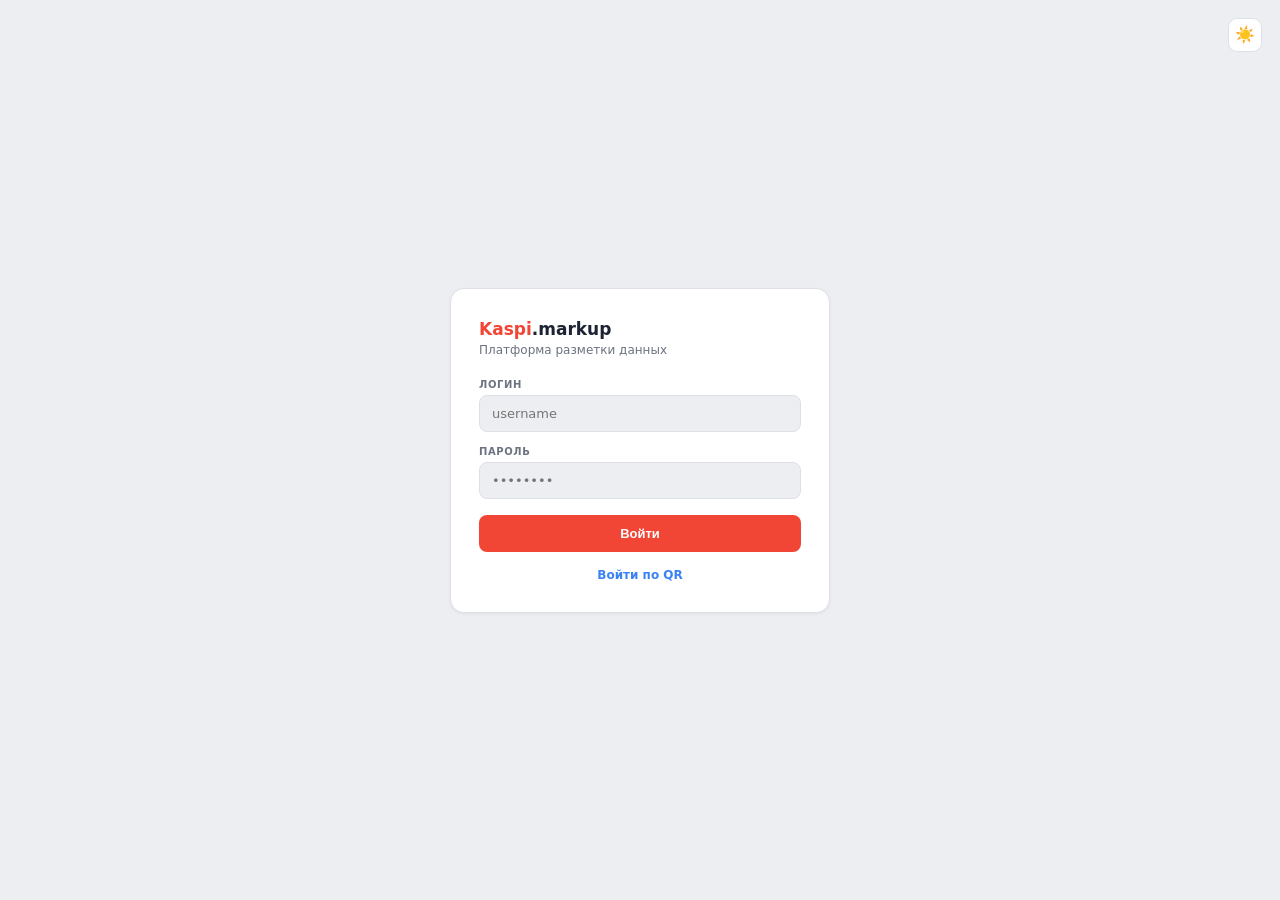
<file: index.html>
<!DOCTYPE html>
<html lang="ru" data-theme="light">
<head>
<meta charset="UTF-8">
<meta name="viewport" content="width=device-width, initial-scale=1.0">
<title>Kaspi Markup Platform — прототип</title>
<style>
:root{
  --red:#F14635;--red2:#d93a2a;
  --sb:#2D3540;--sbh:#3a4250;--sba:#1e252f;
  --bg:#ECEEF1;--w:#FFFFFF;--bd:#DDE1E7;
  --tx:#1C2333;--mu:#6B7280;
  --ok:#22C55E;--ok2:#16a34a;
  --wa:#F59E0B;--er:#EF4444;--bl:#3B82F6;
  --sh:0 1px 3px rgba(0,0,0,0.06);
  --f:'Segoe UI',system-ui,sans-serif;
}
[data-theme="dark"]{
  --bg:#111318;--w:#1A1D24;--bd:#2C3140;
  --tx:#E2E8F0;--mu:#8A95A3;
  --sh:0 1px 3px rgba(0,0,0,0.3);
  --sb:#0D1017;--sbh:#1a1f28;--sba:#090c11;
}
[data-theme="pink"]{
  --red:#EC4899;--red2:#DB2777;
  --bg:#FFF7FA;--w:#FFFFFF;--bd:#F7D9E7;
  --tx:#4A1D31;--mu:#B87A9A;
  --ok:#22C55E;--ok2:#16a34a;
  --wa:#F59E0B;--er:#EF4444;--bl:#8B5CF6;
  --sh:0 1px 3px rgba(219,39,119,.08);
  --sb:#8A3D65;--sbh:#9C4873;--sba:#78345A;
}
*,*::before,*::after{box-sizing:border-box;margin:0;padding:0}
::-webkit-scrollbar{width:6px;height:6px}
::-webkit-scrollbar-thumb{background:#C1C7D0;border-radius:3px}
[data-theme="dark"] ::-webkit-scrollbar-thumb{background:#3a4250}
html,body{height:100%}
body{font-family:var(--f);background:var(--bg);color:var(--tx);margin:0;overflow:hidden;transition:background .3s,color .3s}

/* SCREENS */
.scr{display:none;width:100%;height:100vh;overflow:hidden;position:relative}
.scr.active{display:flex}
.scr-center.active{align-items:center;justify-content:center;overflow-y:auto;padding:28px}

/* AUTH / QR / PROJECT LIST */
.auth-theme{position:absolute;top:18px;right:18px}
.authcard{background:var(--w);border:1px solid var(--bd);border-radius:14px;box-shadow:var(--sh);width:380px;max-width:100%;padding:30px 28px}
.auth-logo{font-size:17px;font-weight:800;color:var(--tx);margin-bottom:4px}
.auth-logo span{color:var(--red)}
.auth-sub{font-size:12px;color:var(--mu);margin-bottom:22px}
.auth-field{margin-bottom:14px}
.auth-field label{display:block;font-size:10px;font-weight:700;color:var(--mu);text-transform:uppercase;letter-spacing:.06em;margin-bottom:5px}
.auth-field input{width:100%;border:1.5px solid var(--bd);border-radius:8px;padding:10px 12px;font-size:13px;background:var(--bg);color:var(--tx);outline:none;transition:border-color .15s;font-family:var(--f)}
.auth-field input:focus{border-color:var(--red)}
.auth-btn{width:100%;background:var(--red);color:#fff;border:none;border-radius:8px;padding:11px;font-size:13px;font-weight:700;cursor:pointer;transition:background .15s;margin-top:2px}
.auth-btn:hover{background:var(--red2)}
.auth-alt{text-align:center;margin-top:16px;font-size:12px;color:var(--mu)}
.auth-alt a{color:var(--bl);cursor:pointer;text-decoration:none;font-weight:600}
.auth-alt a:hover{text-decoration:underline}
.qr-box{width:180px;height:180px;margin:0 auto 16px;border-radius:10px;background:#fff;border:1px solid var(--bd);display:flex;align-items:center;justify-content:center;overflow:hidden}
.qr-refresh-anim{animation:qrf .5s ease}
@keyframes qrf{from{opacity:.1;transform:scale(.92)}to{opacity:1;transform:scale(1)}}
.qr-wait{font-size:11px;color:var(--mu);margin:12px 0 18px;display:flex;align-items:center;justify-content:center;gap:7px}
.qr-dot{width:6px;height:6px;border-radius:50%;background:var(--ok);animation:qrp 1.2s ease-in-out infinite}
@keyframes qrp{0%,100%{opacity:.3}50%{opacity:1}}

.projwrap{width:100%;max-width:1000px}
.proj-top{display:flex;align-items:center;justify-content:space-between;margin-bottom:16px;flex-wrap:wrap;gap:10px}
.proj-tools{display:flex;align-items:center;gap:10px;margin-bottom:14px;flex-wrap:wrap}
.proj-search{flex:1;min-width:220px;border:1.5px solid var(--bd);border-radius:8px;padding:9px 12px;font-size:12px;background:var(--w);color:var(--tx);outline:none;transition:border-color .15s;font-family:var(--f)}
.proj-search:focus{border-color:var(--red)}
.proj-chk{display:flex;align-items:center;gap:6px;font-size:12px;color:var(--mu);white-space:nowrap;cursor:pointer}
.proj-tblw{overflow-x:auto;border:1px solid var(--bd);border-radius:12px;background:var(--w)}
.proj-tbl{width:100%;border-collapse:collapse;font-size:12px;min-width:900px}
.proj-tbl th{text-align:left;padding:10px 12px;font-size:10px;font-weight:700;color:var(--mu);text-transform:uppercase;letter-spacing:.05em;background:var(--bg);border-bottom:1px solid var(--bd)}
.proj-tbl td{padding:11px 12px;border-bottom:1px solid var(--bd);color:var(--tx);vertical-align:middle}
.proj-tbl tr:last-child td{border-bottom:none}
.proj-tbl tr:hover td{background:rgba(241,70,53,.03)}
.proj-type{background:rgba(59,130,246,.1);color:var(--bl);padding:2px 7px;border-radius:4px;font-size:10px;font-weight:700;font-family:monospace}
.proj-status{font-size:10px;font-weight:700;padding:3px 9px;border-radius:10px;background:rgba(34,197,94,.12);color:var(--ok2);white-space:nowrap}
.proj-go{background:var(--red);color:#fff;border:none;border-radius:6px;padding:6px 16px;font-size:11px;font-weight:700;cursor:pointer;transition:background .15s}
.proj-go:hover{background:var(--red2)}

/* SIDEBAR */
.sb{width:252px;min-width:252px;background:var(--sb);display:flex;flex-direction:column;height:100vh;overflow:hidden;transition:background .3s}
.sb-logo{padding:14px 16px;display:flex;align-items:center;justify-content:space-between;border-bottom:1px solid rgba(255,255,255,.07);flex-shrink:0}
.logo{font-size:15px;font-weight:700;color:#fff}.logo span{color:var(--red)}
.sb-ibtn{background:none;border:none;color:#8A9BB0;cursor:pointer;padding:4px;border-radius:4px;display:flex;align-items:center;transition:color .2s}
.sb-ibtn:hover{color:#fff}
.sb-inner{flex:1;overflow-y:auto;display:flex;flex-direction:column}
.sbs{padding:11px 16px 9px;border-bottom:1px solid rgba(255,255,255,.06);flex-shrink:0}
.sbl{font-size:9px;font-weight:700;letter-spacing:.12em;color:#5A6A7E;text-transform:uppercase;margin-bottom:7px}
[data-theme="pink"] .sbl{color:rgba(255,255,255,.55)}
.pname{font-size:11px;color:#A8B5C3;font-family:monospace;background:rgba(0,0,0,.2);padding:4px 7px;border-radius:4px;word-break:break-all;line-height:1.5}
.pr{display:flex;justify-content:space-between;align-items:baseline;margin-bottom:3px}
.pk{font-size:10px;color:#6B7C94}.pv{font-size:11px;color:#E2E8F0;font-weight:600}
.pbw{background:rgba(0,0,0,.3);border-radius:3px;height:5px;overflow:hidden;margin-bottom:2px}
.pbf{height:100%;border-radius:3px;background:linear-gradient(90deg,var(--ok),#4ADE80);transition:width .5s}
.ppct{font-size:10px;color:var(--ok);text-align:right}
.sr{display:flex;justify-content:space-between;padding:2px 0}
.sk{font-size:10px;color:#6B7C94}.sv{font-size:11px;font-weight:700}
.svg-g{color:var(--ok)}.svg-r{color:#F87171}.svg-gray{color:#64748B}
.hl{flex:1;overflow-y:auto}
.hi{display:flex;align-items:center;gap:6px;padding:4px 16px;border-bottom:1px solid rgba(255,255,255,.03)}
.hl-lang{font-size:9px;background:rgba(59,130,246,.25);color:#93C5FD;padding:1px 4px;border-radius:3px;font-weight:700;flex-shrink:0}
.hl-txt{font-size:10px;color:#94A3B8;white-space:nowrap;overflow:hidden;text-overflow:ellipsis;flex:1}
.hl-chk{color:var(--ok);font-size:10px;flex-shrink:0}
.hl-empty{padding:12px 16px;font-size:10px;color:#5A6A7E}
.sb-nav{border-top:1px solid rgba(255,255,255,.07);flex-shrink:0}
.ni{display:flex;align-items:center;gap:8px;padding:10px 16px;font-size:12px;color:#7A8B9E;cursor:pointer;transition:all .15s;border-left:3px solid transparent}
[data-theme="pink"] .ni{color:rgba(255,255,255,.65)}
.ni:hover{background:var(--sbh);color:#fff}
.ni.active{background:var(--sba);color:#fff;border-left-color:var(--red)}

/* MAIN */
.main{flex:1;display:flex;flex-direction:column;height:100vh;overflow:hidden;min-width:0}
.topbar{background:var(--w);border-bottom:1px solid var(--bd);height:50px;display:flex;align-items:center;justify-content:space-between;padding:0 20px;flex-shrink:0;transition:background .3s,border-color .3s}
.tb-title{font-size:13px;font-weight:600;color:var(--mu)}.tb-title strong{color:var(--tx)}
.tb-right{display:flex;align-items:center;gap:10px}
.theme-cyc{width:34px;height:34px;border:1px solid var(--bd);border-radius:9px;background:var(--w);cursor:pointer;font-size:16px;line-height:1;display:flex;align-items:center;justify-content:center;transition:all .18s;flex-shrink:0}
.theme-cyc:hover{border-color:var(--red);transform:rotate(-12deg) scale(1.06)}
.theme-cyc:active{transform:scale(.94)}
.ua{width:30px;height:30px;background:var(--red);border-radius:50%;display:flex;align-items:center;justify-content:center;color:#fff;flex-shrink:0}
.un{font-weight:600;font-size:12px;color:var(--tx)}
.ikb{background:none;border:1px solid var(--bd);border-radius:5px;padding:4px 8px;font-size:11px;color:var(--mu);cursor:pointer;display:flex;align-items:center;gap:3px;transition:all .15s}
.ikb:hover{border-color:var(--red);color:var(--red)}

/* CONTENT */
.content{flex:1;display:flex;overflow:hidden;padding:16px 22px;gap:16px}
.view{display:none;flex:1;overflow:hidden}
.view.active{display:flex;gap:16px}
.av.active{flex-direction:column;overflow-y:auto}

/* CARD */
.card{background:var(--w);border:1px solid var(--bd);border-radius:12px;box-shadow:var(--sh);transition:background .3s,border-color .3s}
.ch{padding:11px 16px 9px;border-bottom:1px solid var(--bd);display:flex;align-items:center;justify-content:space-between;gap:8px}
.ct{font-size:10px;font-weight:700;letter-spacing:.07em;text-transform:uppercase;color:var(--mu)}
.cb{padding:14px 16px}

/* PLAYER */
.pt{display:flex;align-items:center;gap:9px;flex-wrap:wrap}
.pb{width:34px;height:34px;background:var(--tx);border:none;border-radius:50%;color:#fff;cursor:pointer;display:flex;align-items:center;justify-content:center;transition:background .15s;flex-shrink:0}
.pb:hover,.pb.pl{background:var(--red)}
.rb{position:relative;width:28px;height:28px;background:none;border:1px solid var(--bd);border-radius:5px;color:var(--mu);cursor:pointer;display:flex;align-items:center;justify-content:center;transition:all .15s}
.rb.active{background:rgba(241,70,53,.1);border-color:var(--red);color:var(--red)}
.rb.st2{background:rgba(59,130,246,.1);border-color:var(--bl);color:var(--bl)}
.rb:hover{border-color:var(--red);color:var(--red)}
.rb-badge{display:none;position:absolute;bottom:-3px;right:-3px;background:var(--red);color:#fff;font-size:7px;font-weight:800;line-height:1;padding:1px 3px;border-radius:3px;min-width:8px;text-align:center}
.rb.active .rb-badge{display:block}
.rb.st2 .rb-badge{display:block;background:var(--bl)}
.vr{display:flex;align-items:center;gap:5px}
.vr.spdr{margin-left:14px}
.vr .vlbl{font-size:10px;color:var(--mu);white-space:nowrap}
.vs{-webkit-appearance:none;width:70px;height:4px;border-radius:2px;background:var(--bd);outline:none;cursor:pointer}
.vs::-webkit-slider-thumb{-webkit-appearance:none;width:12px;height:12px;border-radius:50%;background:var(--tx);cursor:pointer}
[data-theme="pink"] .vs::-webkit-slider-thumb{background:var(--red)}
.vpc{font-size:10px;color:var(--mu);width:36px;text-align:right}
.volgrp{margin-left:auto}
.modebtn{width:28px;height:28px;background:none;border:1px solid var(--bd);border-radius:6px;color:var(--mu);cursor:pointer;display:flex;align-items:center;justify-content:center;font-size:13px;transition:all .15s;flex-shrink:0}
.modebtn:hover{border-color:var(--red);color:var(--red)}
.modebtn.on{background:rgba(241,70,53,.1);border-color:var(--red);color:var(--red)}
.clip-t{font-size:11px;font-family:monospace;font-weight:700;color:var(--bl);background:rgba(59,130,246,.1);padding:2px 7px;border-radius:4px}
.wa{position:relative;height:90px;background:var(--bg);border:1px solid var(--bd);border-radius:8px;overflow:hidden;cursor:pointer;margin-top:10px}
.wc{position:absolute;top:0;left:0;width:100%;height:100%}
.wp{position:absolute;top:0;left:0;width:0%;height:100%;background:rgba(241,70,53,.07);pointer-events:none}
.wcu{position:absolute;top:0;width:2px;height:100%;background:var(--red);pointer-events:none;left:0%}
.sm{position:absolute;top:0;height:100%;width:1px;background:rgba(59,130,246,.4);pointer-events:none}
.sl{position:absolute;bottom:3px;font-size:8px;color:var(--bl);transform:translateX(-50%);font-weight:700}

/* TEXTAREA */
.ta{width:100%;height:118px;border:1.5px solid var(--bd);border-radius:8px;padding:13px 15px;font-size:17px;font-weight:500;line-height:1.65;font-family:var(--f);color:var(--tx);background:var(--bg);resize:none;outline:none;transition:border-color .15s,box-shadow .15s,background .3s}
.ta:focus{border-color:var(--red);box-shadow:0 0 0 3px rgba(241,70,53,.1);background:var(--w)}
.ll{font-size:11px;color:var(--mu);margin-bottom:5px;font-weight:600}
.lo{border:1px solid var(--bd);border-radius:6px;overflow:hidden}
.lop{display:flex;align-items:center;justify-content:space-between;padding:9px 12px;cursor:pointer;border-bottom:1px solid var(--bd);transition:background .12s;font-size:13px;color:var(--tx)}
.lop:last-child{border-bottom:none}
.lop:hover{background:var(--bg)}
.lop.sel{background:rgba(241,70,53,.04)}
.lrad{width:15px;height:15px;border-radius:50%;border:2px solid var(--bd);display:flex;align-items:center;justify-content:center;transition:border-color .15s}
.lop.sel .lrad{border-color:var(--red)}
.lrd{width:6px;height:6px;border-radius:50%;background:var(--red);opacity:0;transition:opacity .15s}
.lop.sel .lrd{opacity:1}
.lsc{font-size:10px;color:var(--mu);background:var(--bg);border:1px solid var(--bd);padding:1px 5px;border-radius:3px;font-family:monospace}

/* ACTION */
.ab{display:flex;align-items:center;justify-content:center;gap:12px;padding:12px 0 2px}
.ac{width:62px;height:50px;border:none;border-radius:9px;cursor:pointer;display:flex;align-items:center;justify-content:center;transition:transform .12s,box-shadow .12s,filter .12s;box-shadow:0 2px 8px rgba(0,0,0,.14)}
.ac:hover{transform:translateY(-2px);box-shadow:0 4px 14px rgba(0,0,0,.2)}
.ac:active{transform:translateY(0);filter:brightness(.9)}
.bac{background:var(--ok)}.bre{background:var(--er)}.bsk{background:#9CA3AF}
.ac svg{color:#fff}

/* RIGHT PANEL */
.rp{width:284px;min-width:284px;display:flex;flex-direction:column;gap:11px;overflow-y:auto}

/* SNIPPETS */
.sg2{display:flex;flex-wrap:wrap;gap:5px}
.sc2{display:flex;align-items:center;gap:4px;background:var(--bg);border:1px solid var(--bd);border-radius:5px;padding:3px 6px;font-size:11px;cursor:pointer;transition:all .15s;max-width:100%}
.sc2:hover{background:rgba(241,70,53,.07);border-color:var(--red);color:var(--red)}
.sbg{font-size:9px;font-weight:700;background:var(--tx);color:var(--bg);padding:1px 4px;border-radius:3px;flex-shrink:0}
.stx{white-space:nowrap;overflow:hidden;text-overflow:ellipsis;max-width:140px;color:var(--tx)}
.sdl{margin-left:auto;background:none;border:none;color:var(--mu);cursor:pointer;font-size:13px;padding:0 0 0 2px;flex-shrink:0;transition:color .12s;line-height:1}
.sdl:hover{color:var(--er)}
.saf{display:flex;gap:5px;margin-top:7px}
.si{flex:1;border:1px solid var(--bd);border-radius:5px;padding:5px 7px;font-size:11px;outline:none;transition:border-color .15s;background:var(--bg);color:var(--tx)}
.si:focus{border-color:var(--red)}
.sadd{background:var(--red);color:#fff;border:none;border-radius:5px;padding:5px 9px;font-size:11px;font-weight:700;cursor:pointer;transition:background .15s;white-space:nowrap}
.sadd:hover{background:var(--red2)}

/* ANALYTICS */
.scs{display:grid;grid-template-columns:repeat(3,1fr);gap:11px;margin-bottom:14px}
.scard{background:var(--w);border:1px solid var(--bd);border-radius:11px;padding:14px 16px;transition:background .3s;position:relative;overflow:hidden}
.scard::before{content:'';position:absolute;top:0;left:0;width:4px;height:100%;background:var(--red);opacity:.7}
.scl{font-size:9px;color:var(--mu);font-weight:700;text-transform:uppercase;letter-spacing:.07em;margin-bottom:5px}
.scv{font-size:26px;font-weight:800;color:var(--tx)}
.scs2{font-size:10px;color:var(--mu);margin-top:2px}
.sct{font-size:10px;font-weight:700}
.sct.up{color:var(--ok)}.sct.dn{color:var(--er)}
.cl{font-size:10px;font-weight:700;color:var(--mu);text-transform:uppercase;letter-spacing:.07em;margin-bottom:10px}
.dtw{background:var(--w);border:1px solid var(--bd);border-radius:11px;padding:16px;transition:background .3s;margin-bottom:14px}
.dt{width:100%;border-collapse:collapse;font-size:11px}
.dt th{text-align:left;padding:6px 9px;font-size:9px;font-weight:700;color:var(--mu);text-transform:uppercase;letter-spacing:.07em;background:var(--bg);border-bottom:1px solid var(--bd)}
.dt td{padding:8px 9px;border-bottom:1px solid var(--bd);color:var(--tx)}
.dt tr:last-child td{border-bottom:none}
.dt tr:hover td{background:rgba(241,70,53,.03)}
.daychart{display:flex;align-items:flex-end;gap:8px;height:130px;margin-bottom:14px;padding:0 2px}
.dc-col{flex:1;display:flex;flex-direction:column;align-items:center;justify-content:flex-end;height:100%;min-width:0}
.dc-val{font-size:10px;color:var(--mu);font-weight:700;margin-bottom:5px;white-space:nowrap}
.dc-val.today{color:var(--red)}
.dc-bar{width:100%;max-width:48px;border-radius:6px 6px 2px 2px;background:var(--bd);transition:height .4s ease;min-height:4px}
.dc-bar.today{background:linear-gradient(180deg,var(--red),var(--red2))}
.dc-date{font-size:9px;color:var(--mu);margin-top:6px;white-space:nowrap;text-align:center}
.dc-date.today{color:var(--red);font-weight:700}
.btn{border:none;border-radius:7px;padding:8px 14px;font-size:12px;font-weight:700;cursor:pointer;transition:all .15s;display:inline-flex;align-items:center;gap:6px}
.btn-gray{background:var(--bg);color:var(--tx);border:1px solid var(--bd)}.btn-gray:hover{border-color:var(--red);color:var(--red)}

/* ANALYTICS v5 */
.an-head{display:flex;align-items:flex-end;justify-content:space-between;margin-bottom:16px;gap:12px;flex-wrap:wrap}
.an-title{font-size:18px;font-weight:800;color:var(--tx)}
.an-sub{font-size:11px;color:var(--mu);font-family:monospace;margin-top:2px}
.an-range{display:flex;border:1px solid var(--bd);border-radius:8px;overflow:hidden;background:var(--w)}
.anr-btn{background:none;border:none;padding:6px 14px;font-size:11px;font-weight:600;color:var(--mu);cursor:pointer;border-right:1px solid var(--bd);transition:all .15s}
.anr-btn:last-child{border-right:none}
.anr-btn:hover{background:var(--bg)}
.anr-btn.active{background:var(--red);color:#fff}
.scs4{display:grid;grid-template-columns:repeat(4,1fr);gap:12px;margin-bottom:14px}
.scv-u{font-size:14px;font-weight:600;color:var(--mu)}
.an-projsel{border:1.5px solid var(--bd);border-radius:8px;padding:7px 10px;font-size:12px;background:var(--w);color:var(--tx);font-family:var(--f);cursor:pointer;outline:none;min-width:170px}
.an-projsel:focus{border-color:var(--red)}
.blk-bar{display:flex;align-items:center;justify-content:space-between;margin-bottom:9px;position:relative}
.blk-wrap{position:relative}
.scard{cursor:grab}
.scard.dragging{opacity:.4}
.scard.dragover{outline:1.5px dashed var(--red);outline-offset:-1px}
.blk-handle{position:absolute;top:9px;right:10px;display:flex;flex-direction:column;flex-wrap:wrap;gap:2.5px;width:10px;height:14px;opacity:.35}
.blk-handle span{width:3px;height:3px;border-radius:50%;background:var(--mu)}
.blockpanel{position:absolute;top:calc(100% + 6px);right:0;background:var(--w);border:1px solid var(--bd);border-radius:10px;box-shadow:0 10px 30px rgba(0,0,0,.18);padding:8px;width:190px;z-index:60;display:none}
.blockpanel.open{display:block}
.blockpanel-row{display:flex;align-items:center;gap:8px;padding:6px 6px;font-size:12px;color:var(--tx);cursor:pointer;border-radius:6px;transition:background .12s}
.blockpanel-row:hover{background:var(--bg)}
.blockpanel-row input{cursor:pointer;accent-color:var(--red)}
.qgrid{display:grid;grid-template-columns:1.5fr 1fr;gap:12px;margin-bottom:14px}
.qbig,.qside{background:var(--w);border:1px solid var(--bd);border-radius:12px;padding:16px;box-shadow:var(--sh)}
.qring-wrap{display:flex;align-items:center;gap:20px;margin-top:6px}
.qring{width:120px;height:120px;border-radius:50%;flex-shrink:0;position:relative;background:conic-gradient(var(--ok) 0% 94.6%, var(--bd) 94.6% 100%)}
.qring::after{content:'';position:absolute;inset:14px;background:var(--w);border-radius:50%}
.qring-pct{position:absolute;inset:14px;display:flex;align-items:center;justify-content:center;font-size:20px;font-weight:800;color:var(--tx)}
.qring-side{flex:1;display:flex;flex-direction:column;gap:9px}
.qmet{display:flex;align-items:center;justify-content:space-between;gap:10px;padding-bottom:8px;border-bottom:1px solid var(--bd)}
.qmet:last-of-type{border-bottom:none}
.qmet-l{font-size:11px;color:var(--mu)}
.qmet-v{font-size:15px;font-weight:800;color:var(--tx)}
.qmet-v.good{color:var(--ok)}
.qbar-list{display:flex;flex-direction:column;gap:11px;margin-top:8px}
.qbar-row{display:flex;flex-direction:column;gap:4px}
.qbar-top{display:flex;justify-content:space-between;font-size:11px;color:var(--tx)}
.qbar-top b{font-weight:800}
.qbar-track{height:8px;background:var(--bg);border-radius:5px;overflow:hidden}
.qbar-fill{height:100%;border-radius:5px}
.barchart{display:flex;align-items:flex-end;gap:10px;height:150px;padding:8px 4px 0;border-bottom:1px solid var(--bd)}
.bc-col{flex:1;display:flex;flex-direction:column;align-items:center;justify-content:flex-end;height:100%;gap:5px;min-width:0}
.bc-bar{width:100%;max-width:38px;border-radius:6px 6px 0 0;background:linear-gradient(180deg,var(--bl),#60A5FA);transition:height .5s ease;min-height:3px;position:relative}
.bc-bar.hi{background:linear-gradient(180deg,var(--red),var(--red2))}
.bc-v{font-size:10px;font-weight:700;color:var(--mu)}
.bc-x{font-size:9px;color:var(--mu);margin-top:5px;white-space:nowrap}
.an-foot{font-size:11px;color:var(--mu);margin-top:11px;line-height:1.6;background:var(--bg);border-radius:8px;padding:9px 12px}
.an-foot b{color:var(--tx)}
.qual-good{color:var(--ok);font-weight:800}
.qual-mid{color:var(--wa);font-weight:800}
.qual-low{color:var(--er);font-weight:800}
@media(max-width:900px){.scs4{grid-template-columns:repeat(2,1fr)}.qgrid{grid-template-columns:1fr}}

/* MODALS */
.mo{position:fixed;inset:0;background:rgba(0,0,0,.5);z-index:1000;display:flex;align-items:center;justify-content:center;opacity:0;pointer-events:none;transition:opacity .2s}
.mo.open{opacity:1;pointer-events:all}
.mb{background:var(--w);border-radius:11px;box-shadow:0 20px 60px rgba(0,0,0,.25);width:540px;max-width:95vw;max-height:85vh;overflow-y:auto;transform:scale(.95) translateY(8px);transition:transform .2s}
.mo.open .mb{transform:scale(1) translateY(0)}
.mh{padding:14px 18px;border-bottom:1px solid var(--bd);display:flex;align-items:center;justify-content:space-between}
.mh h2{font-size:14px;font-weight:700;color:var(--tx)}
.mcl{background:none;border:none;font-size:20px;color:var(--mu);cursor:pointer;line-height:1}
.mcl:hover{color:var(--er)}
.mbd{padding:16px 18px}
.hkt{width:100%;border-collapse:collapse}
.hkt th{text-align:left;padding:6px 9px;font-size:9px;font-weight:700;color:var(--mu);text-transform:uppercase;letter-spacing:.08em;background:var(--bg);border-bottom:1px solid var(--bd)}
.hkt td{padding:7px 9px;font-size:12px;border-bottom:1px solid var(--bd);vertical-align:middle;color:var(--tx)}
.hkt tr:last-child td{border-bottom:none}
.kbd{display:inline-flex;align-items:center;font-family:monospace;font-size:10px;font-weight:700;background:var(--bg);border:1px solid var(--bd);border-bottom:2px solid var(--mu);padding:2px 5px;border-radius:3px;color:var(--tx);white-space:nowrap;margin:1px}
.tc{position:fixed;bottom:20px;left:50%;transform:translateX(-50%);z-index:3000;display:flex;flex-direction:column;align-items:center;gap:6px;pointer-events:none}
.toast{background:var(--tx);color:var(--bg);padding:7px 14px;border-radius:7px;font-size:12px;font-weight:600;box-shadow:0 4px 16px rgba(0,0,0,.22);animation:ti .25s ease;display:flex;align-items:center;gap:6px;white-space:nowrap}
.toast.s{background:#16a34a;color:#fff}
.toast.w{background:#d97706;color:#fff}
.toast.e{background:var(--er);color:#fff}
@keyframes ti{from{opacity:0;transform:translateY(6px)}to{opacity:1;transform:translateY(0)}}
@keyframes to2{from{opacity:1}to{opacity:0;transform:translateY(6px)}}
@keyframes fl{0%{background:rgba(241,70,53,.12)}100%{background:var(--bg)}}
.ta.flash{animation:fl .4s ease}
.ws{flex:1;display:flex;flex-direction:column;gap:13px;overflow-y:auto;min-width:0;padding-right:2px}

/* UI LANGUAGE SWITCHER */
.uilang{display:flex;gap:2px;background:var(--bg);border:1px solid var(--bd);border-radius:9px;padding:2px;flex-shrink:0}
.uilang-btn{border:none;background:none;color:var(--mu);font-size:10px;font-weight:700;letter-spacing:.03em;padding:5px 8px;border-radius:7px;cursor:pointer;transition:all .15s;font-family:var(--f)}
.uilang-btn:hover{color:var(--tx)}
.uilang-btn.active{background:var(--red);color:#fff}
</style>
</head>
<body>

<!-- ═══════ LOGIN ═══════ -->
<div class="scr scr-center active" id="scr_auth">
  <button class="theme-cyc auth-theme" onclick="cycleTheme()" title="Сменить тему"><span class="themeIco">☀️</span></button>
  <div class="authcard">
    <div class="auth-logo"><span>Kaspi</span>.markup</div>
    <div class="auth-sub">Платформа разметки данных</div>
    <div class="auth-field">
      <label>Логин</label>
      <input type="text" id="authUser" placeholder="username" autocomplete="username">
    </div>
    <div class="auth-field">
      <label>Пароль</label>
      <input type="password" id="authPass" placeholder="••••••••" autocomplete="current-password">
    </div>
    <button class="auth-btn" onclick="doLogin()">Войти</button>
    <div class="auth-alt"><a onclick="showScreen('qr')">Войти по QR</a></div>
  </div>
</div>

<!-- ═══════ QR LOGIN ═══════ -->
<div class="scr scr-center" id="scr_qr">
  <button class="theme-cyc auth-theme" onclick="cycleTheme()" title="Сменить тему"><span class="themeIco">☀️</span></button>
  <div class="authcard" style="text-align:center">
    <div class="auth-logo"><span>Kaspi</span>.markup</div>
    <div class="auth-sub">Отсканируйте QR</div>
    <div class="qr-box" id="qrBox"></div>
    <div class="qr-wait"><span class="qr-dot"></span>Ожидаем сканирование…</div>
    <button class="auth-btn" onclick="refreshQr()">Обновить QR</button>
    <div class="auth-alt"><a onclick="showScreen('auth')">← Войти по паролю</a></div>
  </div>
</div>

<!-- ═══════ PROJECT LIST ═══════ -->
<div class="scr scr-center" id="scr_projlist">
  <button class="theme-cyc auth-theme" onclick="cycleTheme()" title="Сменить тему"><span class="themeIco">☀️</span></button>
  <div class="projwrap">
    <div class="proj-top">
      <div class="auth-logo" style="font-size:18px"><span>Kaspi</span>.markup — Проекты для разметки данных</div>
    </div>
    <div class="proj-tools">
      <input type="text" class="proj-search" id="projSearch" placeholder="Поиск проекта..." oninput="renderProjects()">
      <label class="proj-chk"><input type="checkbox" id="projNewFirst"> Сначала новые задачи</label>
      <button class="ikb" onclick="toast('Фильтры — недоступно в демо')">Фильтры</button>
    </div>
    <div class="proj-tblw">
      <table class="proj-tbl">
        <thead><tr><th>Наименование</th><th>Задачи</th><th>Тип разметки</th><th>Организация</th><th>Роль</th><th>Дата создания</th><th>Статус</th><th>WER/CER</th><th></th></tr></thead>
        <tbody id="projTbody"></tbody>
      </table>
    </div>
  </div>
</div>

<!-- ═══════ MAIN APP ═══════ -->
<div class="scr" id="scr_app">

<!-- SIDEBAR -->
<div class="sb">
  <div class="sb-logo">
    <div class="logo"><span>Kaspi</span>.markup</div>
    <button class="sb-ibtn" onclick="openHK()" title="Горячие клавиши [P]">
      <svg width="14" height="14" fill="none" stroke="currentColor" stroke-width="2" viewBox="0 0 24 24"><circle cx="12" cy="12" r="10"/><path d="M9.09 9a3 3 0 0 1 5.83 1c0 2-3 3-3 3"/><line x1="12" y1="17" x2="12.01" y2="17"/></svg>
    </button>
  </div>
  <div class="sb-inner">
    <div class="sbs">
      <div class="sbl" data-i18n="sb.project">Информация проекта</div>
      <div class="pname" id="sbProjName">ASTER_KZ_310826</div>
    </div>
    <div class="sbs">
      <div class="sbl" data-i18n="sb.progress">Прогресс</div>
      <div class="pr"><span class="pk" data-i18n="sb.session">Текущая сессия</span><span class="pv" id="sCount">12</span></div>
      <div class="pr"><span class="pk" data-i18n="sb.total">Всего</span><span class="pv">4 912</span></div>
      <div class="pbw"><div class="pbf" style="width:97%"></div></div>
      <div class="ppct">97%</div>
      <div style="margin-top:7px">
        <div class="sr"><span class="sk" data-i18n="sb.accepted">Принято</span><span class="sv svg-g" id="aCount">12</span></div>
        <div class="sr"><span class="sk" data-i18n="sb.rejected">Отклонено</span><span class="sv svg-r" id="rCount">0</span></div>
        <div class="sr"><span class="sk" data-i18n="sb.skipped">Пропущено</span><span class="sv svg-gray" id="skCount">0</span></div>
      </div>
    </div>
    <div class="sbs" style="flex:1;overflow:hidden;display:flex;flex-direction:column;border-bottom:none">
      <div class="sbl" data-i18n="sb.history">История</div>
      <div class="hl" id="histList"></div>
    </div>
    <div class="sb-nav">
      <div class="ni active" id="navM" onclick="sw('markup')">
        <svg width="13" height="13" fill="none" stroke="currentColor" stroke-width="2" viewBox="0 0 24 24"><path d="M12 20h9"/><path d="M16.5 3.5a2.121 2.121 0 0 1 3 3L7 19l-4 1 1-4L16.5 3.5z"/></svg><span data-i18n="nav.markup">Панель разметки</span>
      </div>
      <div class="ni" id="navA" onclick="sw('analytics')">
        <svg width="13" height="13" fill="none" stroke="currentColor" stroke-width="2" viewBox="0 0 24 24"><line x1="18" y1="20" x2="18" y2="10"/><line x1="12" y1="20" x2="12" y2="4"/><line x1="6" y1="20" x2="6" y2="14"/></svg><span data-i18n="nav.analytics">Аналитика</span>
      </div>
    </div>
  </div>
</div>

<!-- MAIN -->
<div class="main">
  <div class="topbar">
    <div class="tb-title"><span data-i18n="tb.project">Проект:</span> <strong id="tbProjName">ASTER_KZ_310826</strong></div>
    <div class="tb-right">
      <div class="uilang" id="uiLangSwitch" title="Interface language">
        <button class="uilang-btn" data-code="kz" onclick="setUILang('kz')">ҚАЗ</button>
        <button class="uilang-btn" data-code="ru" onclick="setUILang('ru')">РУС</button>
        <button class="uilang-btn" data-code="en" onclick="setUILang('en')">ENG</button>
        <button class="uilang-btn" data-code="tr" onclick="setUILang('tr')">TÜR</button>
      </div>
      <button class="theme-cyc" onclick="cycleTheme()" data-i18n-title="tb.theme" title="Сменить тему [D]">
        <span id="themeIco" class="themeIco">☀️</span>
      </button>
      <button class="ikb" onclick="openHK()">
        <svg width="11" height="11" fill="none" stroke="currentColor" stroke-width="2" viewBox="0 0 24 24"><rect x="2" y="6" width="20" height="12" rx="2"/><path d="M6 10h.01M10 10h.01M14 10h.01M18 10h.01M8 14h8"/></svg>[P]
      </button>
      <div style="display:flex;align-items:center;gap:7px">
        <div class="ua">
          <svg width="14" height="14" fill="none" stroke="currentColor" stroke-width="2" viewBox="0 0 24 24"><path d="M20 21v-2a4 4 0 0 0-4-4H8a4 4 0 0 0-4 4v2"/><circle cx="12" cy="7" r="4"/></svg>
        </div>
        <div class="un" data-i18n="tb.user">Пользователь</div>
      </div>
    </div>
  </div>

  <div class="content">
    <!-- ===== MARKUP ===== -->
    <div class="view active" id="markupView">
      <div class="ws">
        <div class="card">
          <div class="ch">
            <span class="ct" data-i18n="au.title">Аудиозапись</span>
            <div style="display:flex;align-items:center;gap:9px">
              <span class="clip-t" id="clipT">⏱ 00:00</span>
              <span style="font-size:11px;color:var(--mu);font-family:monospace" id="timerD">00:00 / 00:07</span>
            </div>
          </div>
          <div class="cb">
            <div class="pt">
              <button class="pb" id="playBtn" onclick="togglePlay()" title="Пробел">
                <svg id="playIco" width="13" height="13" viewBox="0 0 24 24" fill="currentColor"><polygon points="5,3 19,12 5,21"/></svg>
              </button>
              <button class="rb" id="repBtn" onclick="toggleRep()" data-i18n-title="au.repTitle" title="Повтор">
                <svg width="11" height="11" fill="none" stroke="currentColor" stroke-width="2.5" viewBox="0 0 24 24"><polyline points="17 1 21 5 17 9"/><path d="M3 11V9a4 4 0 0 1 4-4h14"/><polyline points="7 23 3 19 7 15"/><path d="M21 13v2a4 4 0 0 1-4 4H3"/></svg>
                <span class="rb-badge" id="repBadge"></span>
              </button>
              <div class="vr spdr">
                <span class="vlbl" data-i18n="au.speed">Скорость</span>
                <input type="range" class="vs" id="spdSlider" min="50" max="200" step="1" value="100" oninput="setSpd(this.value)">
                <span class="vpc" id="spdP">100%</span>
              </div>
              <div class="vr volgrp">
                <svg width="11" height="11" fill="none" stroke="currentColor" stroke-width="2" viewBox="0 0 24 24" style="color:var(--mu)"><polygon points="11 5 6 9 2 9 2 15 6 15 11 19 11 5"/><path d="M15.54 8.46a5 5 0 0 1 0 7.07"/></svg>
                <input type="range" class="vs" id="volSlider" min="0" max="100" step="1" value="50" oninput="updVol(this.value)">
                <span class="vpc" id="volP">50%</span>
              </div>
              <div class="vr" style="margin-left:10px">
                <button class="modebtn" id="modeBtn" onclick="toggleMode()" data-i18n-title="au.modeTitle" title="Режим применения громкости/скорости">
                  <svg width="12" height="12" fill="none" stroke="currentColor" stroke-width="2" viewBox="0 0 24 24"><polygon points="12 2 2 7 12 12 22 7 12 2"/><polyline points="2 17 12 22 22 17"/><polyline points="2 12 12 17 22 12"/></svg>
                </button>
                <span class="vlbl" id="modeLbl" data-i18n="au.modeAll">Все клипы</span>
              </div>
            </div>
            <div class="wa" id="wfArea" onclick="seekW(event)">
              <canvas class="wc" id="wfCvs"></canvas>
              <div class="wp" id="wfProg"></div>
              <div class="wcu" id="wfCur"></div>
            </div>
          </div>
        </div>

        <div class="card">
          <div class="ch">
            <span class="ct" data-i18n="tr.title">Транскрипция</span>
          </div>
          <div class="cb">
            <textarea class="ta" id="txta" data-i18n-ph="tr.placeholder" placeholder="Начните вводить транскрипцию..." spellcheck="false"></textarea>
            <div style="margin-top:9px">
              <div class="ll" data-i18n="tr.setLang">Укажите язык</div>
              <div class="lo">
                <div class="lop" id="langKZ" onclick="selLang('kz')">
                  <div style="display:flex;align-items:center;gap:8px"><div class="lrad"><div class="lrd"></div></div><span data-i18n="tr.kazakh">Казахский</span></div>
                  <span class="lsc">1</span>
                </div>
                <div class="lop" id="langRU" onclick="selLang('ru')">
                  <div style="display:flex;align-items:center;gap:8px"><div class="lrad"><div class="lrd"></div></div><span data-i18n="tr.russian">Русский</span></div>
                  <span class="lsc">2</span>
                </div>
              </div>
            </div>
          </div>
        </div>

        <div class="ab">
          <button class="ac bac" onclick="doAcc()" title="Принять [F]">
            <svg width="20" height="20" fill="none" stroke="currentColor" stroke-width="2.5" viewBox="0 0 24 24"><polyline points="20 6 9 17 4 12"/></svg>
          </button>
          <button class="ac bre" onclick="doRej()" title="Отклонить [J]">
            <svg width="20" height="20" fill="none" stroke="currentColor" stroke-width="2.5" viewBox="0 0 24 24"><line x1="18" y1="6" x2="6" y2="18"/><line x1="6" y1="6" x2="18" y2="18"/></svg>
          </button>
          <button class="ac bsk" onclick="doSkip()" title="Пропустить [Enter]">
            <svg width="20" height="20" fill="none" stroke="currentColor" stroke-width="2.5" viewBox="0 0 24 24"><polyline points="9 18 15 12 9 6"/></svg>
          </button>
        </div>
      </div>

      <div class="rp">
        <div class="card">
          <div class="ch"><span class="ct" data-i18n="rp.buffer">Буфер слов</span><span style="font-size:9px;color:var(--mu)">Ctrl+Shift+1–9</span></div>
          <div class="cb">
            <div class="sg2" id="snipGrid"></div>
            <div class="saf">
              <input type="text" class="si" id="snipIn" data-i18n-ph="rp.snipPlaceholder" placeholder="Слово или фраза">
              <button class="sadd" onclick="addSnip()" data-i18n="rp.add">+ Добавить</button>
            </div>
          </div>
        </div>
      </div>
    </div>

    <!-- ===== ANALYTICS ===== -->
    <div class="view av" id="analyticsView">
      <div class="an-head">
        <div>
          <div class="an-title" data-i18n="an.title">Аналитика проекта</div>
          <div class="an-sub" id="anSub">ASTER_KZ_310826 · <span data-i18n="an.sub">сводка по команде</span></div>
        </div>
        <div style="display:flex;align-items:center;gap:10px;flex-wrap:wrap">
          <select class="an-projsel" id="anProjSel" onchange="switchAnalyticsProject(this.value)"></select>
          <div class="an-range" id="anRange">
            <button class="anr-btn active" onclick="setRange(this,'week')" data-i18n="an.week">Неделя</button>
            <button class="anr-btn" onclick="setRange(this,'month')" data-i18n="an.month">Месяц</button>
            <button class="anr-btn" onclick="setRange(this,'all')" data-i18n="an.all">Всё время</button>
          </div>
        </div>
      </div>

      <!-- CONFIGURABLE WER/CER BLOCKS -->
      <div class="blk-bar">
        <div class="cl" style="margin-bottom:0" data-i18n="blk.title">Ключевые показатели</div>
        <div class="blk-wrap">
          <button class="ikb" id="blockCfgBtn" onclick="toggleBlockPanel()">
            <svg width="11" height="11" fill="none" stroke="currentColor" stroke-width="2" viewBox="0 0 24 24"><line x1="4" y1="21" x2="4" y2="14"/><line x1="4" y1="10" x2="4" y2="3"/><line x1="12" y1="21" x2="12" y2="12"/><line x1="12" y1="8" x2="12" y2="3"/><line x1="20" y1="21" x2="20" y2="16"/><line x1="20" y1="12" x2="20" y2="3"/><line x1="1" y1="14" x2="7" y2="14"/><line x1="9" y1="8" x2="15" y2="8"/><line x1="17" y1="16" x2="23" y2="16"/></svg>
            <span data-i18n="blk.configure">Настроить блоки</span>
          </button>
          <div class="blockpanel" id="blockPanel"></div>
        </div>
      </div>
      <div class="scs4" id="blockGrid"></div>

      <!-- QUALITY (WER/CER) -->
      <div class="qgrid">
        <div class="qbig">
          <div class="cl" data-i18n="an.qualTitle">Качество разметки — общий показатель</div>
          <div class="qring-wrap">
            <div class="qring" id="qRing"><span class="qring-pct" id="qRingPct"></span></div>
            <div class="qring-side">
              <div class="qmet"><span class="qmet-l" data-i18n="an.overallAcc">Общая точность</span><span class="qmet-v good" id="qOverallV">94.6%</span></div>
              <div class="qmet"><span class="qmet-l" data-i18n="an.wer">WER · ошибки в словах</span><span class="qmet-v" id="werV">5.4%</span></div>
              <div class="qmet"><span class="qmet-l" data-i18n="an.cer">CER · ошибки в символах</span><span class="qmet-v" id="cerV">2.1%</span></div>
            </div>
          </div>
        </div>
        <div class="qside">
          <div class="cl" data-i18n="an.errComp">Из чего складываются ошибки</div>
          <div class="qbar-list" id="qBars"></div>
        </div>
      </div>

      <!-- WPM TREND -->
      <div class="dtw" style="margin-bottom:14px">
        <div class="cl" data-i18n="an.wpmByDay">Скорость по дням (WPM)</div>
        <div class="barchart" id="wpmChart"></div>
      </div>

      <!-- DAILY BREAKDOWN -->
      <div class="dtw">
        <div class="cl" style="margin-bottom:11px" data-i18n="an.qualByDay">📅 Разметка по дням</div>
        <div class="daychart" id="dayChart"></div>
        <table class="dt" id="dtbl">
          <thead><tr><th data-i18n="an.dh1">Дата</th><th data-i18n="an.dh2">Задач размечено</th><th data-i18n="an.dh3">Начало</th><th data-i18n="an.dh4">Окончание</th><th data-i18n="an.dh5">Время</th></tr></thead>
          <tbody id="dtbody"></tbody>
        </table>
      </div>
    </div>

  </div>
</div>

<!-- HOTKEY MODAL -->
<div class="mo" id="hkMod" onclick="closeIfBg(event,'hkMod')">
  <div class="mb">
    <div class="mh"><h2 data-i18n="hk.title">⌨️ Горячие клавиши</h2><button class="mcl" onclick="closeHK()">×</button></div>
    <div class="mbd">
      <table class="hkt">
        <thead><tr><th data-i18n="hk.key">Клавиша</th><th data-i18n="hk.action">Действие</th></tr></thead>
        <tbody>
          <tr><td><span class="kbd">Пробел</span></td><td data-i18n="hk.space">Воспроизвести / Пауза</td></tr>
          <tr><td><span class="kbd">Shift</span><span class="kbd">←</span>/<span class="kbd">→</span></td><td data-i18n="hk.seek">Перемотать ±2 сек</td></tr>
          <tr><td><span class="kbd">F</span> / <span class="kbd">Ф</span></td><td data-i18n="hk.accept">✅ Принять транскрипцию</td></tr>
          <tr><td><span class="kbd">J</span> / <span class="kbd">О</span></td><td data-i18n="hk.reject">❌ Отклонить</td></tr>
          <tr><td><span class="kbd">Enter</span></td><td data-i18n="hk.skip">⏭ Пропустить</td></tr>
          <tr><td><span class="kbd">1</span> / <span class="kbd">2</span></td><td data-i18n="hk.selLang">Выбрать язык (Каз / Рус)</td></tr>
          <tr><td><span class="kbd">Ctrl</span>+<span class="kbd">Shift</span>+<span class="kbd">1–9</span></td><td data-i18n="hk.snippet">Вставить сниппет</td></tr>
          <tr><td><span class="kbd">P</span></td><td data-i18n="hk.thisWin">Это окно</td></tr>
          <tr><td><span class="kbd">D</span></td><td data-i18n="hk.themeSwitch">Светлая / тёмная / розовая тема</td></tr>
          <tr><td><span class="kbd">Tab</span></td><td data-i18n="hk.focus">Фокус на транскрипцию</td></tr>
        </tbody>
      </table>
    </div>
  </div>
</div>

<div class="tc" id="toastC"></div>

</div><!-- /scr_app -->

<script>
// ══════════════════════════════════════════════════════════
//  INTERFACE LOCALIZATION (KZ / RU / EN / TR)
// ══════════════════════════════════════════════════════════
const I18N = {
  kz: {
    "sb.project": "Жоба туралы ақпарат",
    "sb.progress": "Прогресс",
    "sb.session": "Ағымдағы сессия",
    "sb.total": "Барлығы",
    "sb.accepted": "Қабылданды",
    "sb.rejected": "Қабылданбады",
    "sb.skipped": "Өткізілді",
    "sb.history": "Тарих",
    "sb.histEmpty": "Әзірге қабылданған жазба жоқ",
    "nav.markup": "Разметка панелі",
    "nav.analytics": "Аналитика",
    "tb.project": "Жоба:",
    "tb.user": "Пайдаланушы",
    "tb.theme": "Тақырыпты ауыстыру [D]",
    "au.title": "Аудиожазба",
    "au.speed": "Жылдамдық",
    "au.repTitle": "Қайталау: өшірулі → клип → барлық клиптер",
    "au.modeClip": "Осы клип",
    "au.modeAll": "Барлық клиптер",
    "au.modeTitle": "Дыбыс пен жылдамдық: осы клипке немесе жобаның барлық клиптеріне қолдану",
    "tr.title": "Транскрипция",
    "tr.placeholder": "Транскрипцияны енгізіңіз...",
    "tr.setLang": "Тілді көрсетіңіз",
    "tr.kazakh": "Қазақша",
    "tr.russian": "Орысша",
    "rp.buffer": "Сөздер буфері",
    "rp.snipPlaceholder": "Сөз немесе фраза",
    "rp.add": "+ Қосу",
    "an.title": "Жоба аналитикасы",
    "an.sub": "команда бойынша қорытынды",
    "an.week": "Апта",
    "an.month": "Ай",
    "an.all": "Барлық уақыт",
    "blk.title": "Негізгі көрсеткіштер",
    "blk.configure": "Блоктарды баптау",
    "blk.wer": "WER, орт.",
    "blk.cer": "CER, орт.",
    "blk.tasks": "Тапсырмалар",
    "blk.exact": "Түзетусіз",
    "an.qualTitle": "Разметка сапасы — жалпы көрсеткіш",
    "an.overallAcc": "Жалпы дәлдік",
    "an.wer": "WER · сөздердегі қателер",
    "an.cer": "CER · таңбалардағы қателер",
    "an.errComp": "Қателер неден құралады",
    "an.wpmByDay": "Күндер бойынша жылдамдық (WPM)",
    "an.qualByDay": "📅 Күндер бойынша көрсеткіштер",
    "an.dh1": "Күні",
    "an.dh2": "Белгіленген тапсырма",
    "an.dh3": "Басталу уақыты",
    "an.dh4": "Аяқталу уақыты",
    "an.dh5": "Уақыт",
    "an.qb1": "Түсіп қалған сөздер",
    "an.qb2": "Артық бос орындар",
    "an.qb3": "Кириллица орнына латын",
    "an.qb4": "Просторечие / сөйлеу формалары",
    "an.qb5": "Басқа",
    "an.range": "Кезең: {r}",
    "hk.title": "⌨️ Жылдам пернелер",
    "hk.key": "Перне",
    "hk.action": "Әрекет",
    "hk.space": "Ойнату / Пауза",
    "hk.seek": "±2 сек айналдыру",
    "hk.accept": "✅ Транскрипцияны қабылдау",
    "hk.reject": "❌ Қабылдамау",
    "hk.skip": "⏭ Өткізу",
    "hk.selLang": "Тілді таңдау (Қаз / Орыс)",
    "hk.snippet": "Сниппет кірістіру",
    "hk.thisWin": "Осы терезе",
    "hk.themeSwitch": "Ашық / қараңғы / қызғылт тақырып",
    "hk.focus": "Транскрипцияға фокус",
    "t.repOn": "Қайталау: осы клип",
    "t.repOff": "Қайталау өшірілді",
    "t.repAll": "Қайталау: жобаның барлық клиптері",
    "t.modeClip": "Режим: тек осы клип",
    "t.modeAll": "Режим: жобаның барлық клиптері",
    "t.enterTr": "Транскрипцияны енгізіңіз",
    "t.accepted": "Қабылданды ✓",
    "t.rejected": "Қабылданбады",
    "t.skipped": "Өткізілді →",
    "t.snipAdded": "Сниппет қосылды",
    "t.inserted": "Кірістірілді: {v}",
  },

  ru: {
    "sb.project": "Информация проекта",
    "sb.progress": "Прогресс",
    "sb.session": "Текущая сессия",
    "sb.total": "Всего",
    "sb.accepted": "Принято",
    "sb.rejected": "Отклонено",
    "sb.skipped": "Пропущено",
    "sb.history": "История",
    "sb.histEmpty": "Пока нет принятых записей",
    "nav.markup": "Панель разметки",
    "nav.analytics": "Аналитика",
    "tb.project": "Проект:",
    "tb.user": "Пользователь",
    "tb.theme": "Сменить тему [D]",
    "au.title": "Аудиозапись",
    "au.speed": "Скорость",
    "au.repTitle": "Повтор: выкл → клип → все клипы",
    "au.modeClip": "Этот клип",
    "au.modeAll": "Все клипы",
    "au.modeTitle": "Громкость и скорость: применять к этому клипу или ко всем клипам проекта",
    "tr.title": "Транскрипция",
    "tr.placeholder": "Начните вводить транскрипцию...",
    "tr.setLang": "Укажите язык",
    "tr.kazakh": "Казахский",
    "tr.russian": "Русский",
    "rp.buffer": "Буфер слов",
    "rp.snipPlaceholder": "Слово или фраза",
    "rp.add": "+ Добавить",
    "an.title": "Аналитика проекта",
    "an.sub": "сводка по команде",
    "an.week": "Неделя",
    "an.month": "Месяц",
    "an.all": "Всё время",
    "blk.title": "Ключевые показатели",
    "blk.configure": "Настроить блоки",
    "blk.wer": "WER, средн.",
    "blk.cer": "CER, средн.",
    "blk.tasks": "Задачи",
    "blk.exact": "Без правок",
    "an.qualTitle": "Качество разметки — общий показатель",
    "an.overallAcc": "Общая точность",
    "an.wer": "WER · ошибки в словах",
    "an.cer": "CER · ошибки в символах",
    "an.errComp": "Из чего складываются ошибки",
    "an.wpmByDay": "Скорость по дням (WPM)",
    "an.qualByDay": "📅 Разметка по дням",
    "an.dh1": "Дата",
    "an.dh2": "Задач размечено",
    "an.dh3": "Начало",
    "an.dh4": "Окончание",
    "an.dh5": "Время",
    "an.qb1": "Пропущенные слова",
    "an.qb2": "Лишние пробелы",
    "an.qb3": "Латиница вместо кириллицы",
    "an.qb4": "Просторечие / разг. формы",
    "an.qb5": "Прочее",
    "an.range": "Период: {r}",
    "hk.title": "⌨️ Горячие клавиши",
    "hk.key": "Клавиша",
    "hk.action": "Действие",
    "hk.space": "Воспроизвести / Пауза",
    "hk.seek": "Перемотать ±2 сек",
    "hk.accept": "✅ Принять транскрипцию",
    "hk.reject": "❌ Отклонить",
    "hk.skip": "⏭ Пропустить",
    "hk.selLang": "Выбрать язык (Каз / Рус)",
    "hk.snippet": "Вставить сниппет",
    "hk.thisWin": "Это окно",
    "hk.themeSwitch": "Светлая / тёмная / розовая тема",
    "hk.focus": "Фокус на транскрипцию",
    "t.repOn": "Повтор: этот клип",
    "t.repOff": "Повтор выключен",
    "t.repAll": "Повтор: все клипы проекта",
    "t.modeClip": "Режим: только этот клип",
    "t.modeAll": "Режим: все клипы проекта",
    "t.enterTr": "Введите транскрипцию",
    "t.accepted": "Принято ✓",
    "t.rejected": "Отклонено",
    "t.skipped": "Пропущено →",
    "t.snipAdded": "Сниппет добавлен",
    "t.inserted": "Вставлено: {v}",
  },

  en: {
    "sb.project": "Project info",
    "sb.progress": "Progress",
    "sb.session": "Current session",
    "sb.total": "Total",
    "sb.accepted": "Accepted",
    "sb.rejected": "Rejected",
    "sb.skipped": "Skipped",
    "sb.history": "History",
    "sb.histEmpty": "No accepted entries yet",
    "nav.markup": "Markup panel",
    "nav.analytics": "Analytics",
    "tb.project": "Project:",
    "tb.user": "User",
    "tb.theme": "Switch theme [D]",
    "au.title": "Audio recording",
    "au.speed": "Speed",
    "au.repTitle": "Repeat: off → this clip → all clips",
    "au.modeClip": "This clip",
    "au.modeAll": "All clips",
    "au.modeTitle": "Volume & speed: apply to this clip only or to all clips in the project",
    "tr.title": "Transcription",
    "tr.placeholder": "Start typing the transcription...",
    "tr.setLang": "Specify the language",
    "tr.kazakh": "Kazakh",
    "tr.russian": "Russian",
    "rp.buffer": "Word buffer",
    "rp.snipPlaceholder": "Word or phrase",
    "rp.add": "+ Add",
    "an.title": "Project analytics",
    "an.sub": "team summary",
    "an.week": "Week",
    "an.month": "Month",
    "an.all": "All time",
    "blk.title": "Key metrics",
    "blk.configure": "Configure blocks",
    "blk.wer": "WER, avg",
    "blk.cer": "CER, avg",
    "blk.tasks": "Tasks",
    "blk.exact": "No-edit rate",
    "an.qualTitle": "Markup quality — overall metric",
    "an.overallAcc": "Overall accuracy",
    "an.wer": "WER · word errors",
    "an.cer": "CER · character errors",
    "an.errComp": "What the errors consist of",
    "an.wpmByDay": "Speed by day (WPM)",
    "an.qualByDay": "📅 Daily breakdown",
    "an.dh1": "Date",
    "an.dh2": "Tasks marked",
    "an.dh3": "Started",
    "an.dh4": "Finished",
    "an.dh5": "Time",
    "an.qb1": "Missing words",
    "an.qb2": "Extra spaces",
    "an.qb3": "Latin instead of Cyrillic",
    "an.qb4": "Slang / colloquial forms",
    "an.qb5": "Other",
    "an.range": "Period: {r}",
    "hk.title": "⌨️ Hotkeys",
    "hk.key": "Key",
    "hk.action": "Action",
    "hk.space": "Play / Pause",
    "hk.seek": "Seek ±2 sec",
    "hk.accept": "✅ Accept transcription",
    "hk.reject": "❌ Reject",
    "hk.skip": "⏭ Skip",
    "hk.selLang": "Select language (Kaz / Rus)",
    "hk.snippet": "Insert snippet",
    "hk.thisWin": "This window",
    "hk.themeSwitch": "Light / dark / pink theme",
    "hk.focus": "Focus the transcription",
    "t.repOn": "Repeat: this clip",
    "t.repOff": "Repeat off",
    "t.repAll": "Repeat: all clips in project",
    "t.modeClip": "Mode: this clip only",
    "t.modeAll": "Mode: all clips in project",
    "t.enterTr": "Enter a transcription",
    "t.accepted": "Accepted ✓",
    "t.rejected": "Rejected",
    "t.skipped": "Skipped →",
    "t.snipAdded": "Snippet added",
    "t.inserted": "Inserted: {v}",
  },

  tr: {
    "sb.project": "Proje bilgisi",
    "sb.progress": "İlerleme",
    "sb.session": "Mevcut oturum",
    "sb.total": "Toplam",
    "sb.accepted": "Kabul edildi",
    "sb.rejected": "Reddedildi",
    "sb.skipped": "Atlandı",
    "sb.history": "Geçmiş",
    "sb.histEmpty": "Henüz kabul edilmiş kayıt yok",
    "nav.markup": "Etiketleme paneli",
    "nav.analytics": "Analitik",
    "tb.project": "Proje:",
    "tb.user": "Kullanıcı",
    "tb.theme": "Temayı değiştir [D]",
    "au.title": "Ses kaydı",
    "au.speed": "Hız",
    "au.repTitle": "Tekrar: kapalı → bu klip → tüm klipler",
    "au.modeClip": "Bu klip",
    "au.modeAll": "Tüm klipler",
    "au.modeTitle": "Ses ve hız: yalnızca bu klibe mi yoksa projedeki tüm kliplere mi uygulansın",
    "tr.title": "Transkripsiyon",
    "tr.placeholder": "Transkripsiyonu yazmaya başlayın...",
    "tr.setLang": "Dili belirtin",
    "tr.kazakh": "Kazakça",
    "tr.russian": "Rusça",
    "rp.buffer": "Kelime tamponu",
    "rp.snipPlaceholder": "Kelime veya ifade",
    "rp.add": "+ Ekle",
    "an.title": "Proje analitiği",
    "an.sub": "ekip özeti",
    "an.week": "Hafta",
    "an.month": "Ay",
    "an.all": "Tüm zamanlar",
    "blk.title": "Temel göstergeler",
    "blk.configure": "Blokları yapılandır",
    "blk.wer": "WER, ort.",
    "blk.cer": "CER, ort.",
    "blk.tasks": "Görevler",
    "blk.exact": "Düzeltmesiz oran",
    "an.qualTitle": "Etiketleme kalitesi — genel gösterge",
    "an.overallAcc": "Genel doğruluk",
    "an.wer": "WER · kelime hataları",
    "an.cer": "CER · karakter hataları",
    "an.errComp": "Hatalar neden oluşuyor",
    "an.wpmByDay": "Güne göre hız (WPM)",
    "an.qualByDay": "📅 Güne göre dağılım",
    "an.dh1": "Tarih",
    "an.dh2": "İşaretlenen görev",
    "an.dh3": "Başlangıç",
    "an.dh4": "Bitiş",
    "an.dh5": "Süre",
    "an.qb1": "Eksik kelimeler",
    "an.qb2": "Fazla boşluklar",
    "an.qb3": "Kiril yerine Latin",
    "an.qb4": "Argo / konuşma dili formları",
    "an.qb5": "Diğer",
    "an.range": "Dönem: {r}",
    "hk.title": "⌨️ Kısayol tuşları",
    "hk.key": "Tuş",
    "hk.action": "Eylem",
    "hk.space": "Oynat / Duraklat",
    "hk.seek": "±2 sn ileri/geri",
    "hk.accept": "✅ Transkripsiyonu kabul et",
    "hk.reject": "❌ Reddet",
    "hk.skip": "⏭ Atla",
    "hk.selLang": "Dil seç (Kaz / Rus)",
    "hk.snippet": "Snippet ekle",
    "hk.thisWin": "Bu pencere",
    "hk.themeSwitch": "Açık / koyu / pembe tema",
    "hk.focus": "Transkripsiyona odaklan",
    "t.repOn": "Tekrar: bu klip",
    "t.repOff": "Tekrar kapalı",
    "t.repAll": "Tekrar: projedeki tüm klipler",
    "t.modeClip": "Mod: yalnızca bu klip",
    "t.modeAll": "Mod: projedeki tüm klipler",
    "t.enterTr": "Bir transkripsiyon girin",
    "t.accepted": "Kabul edildi ✓",
    "t.rejected": "Reddedildi",
    "t.skipped": "Atlandı →",
    "t.snipAdded": "Snippet eklendi",
    "t.inserted": "Eklendi: {v}",
  }
};

const UI_LANGS = [
  {code:'kz', label:'ҚАЗ', full:'Қазақша'},
  {code:'ru', label:'РУС', full:'Русский'},
  {code:'en', label:'ENG', full:'English'},
  {code:'tr', label:'TÜR', full:'Türkçe'},
];
let UILANG = 'ru';
try { const s = localStorage.getItem('kuilang'); if (s && I18N[s]) UILANG = s; } catch(e){}

function t(key, vars){
  let s = (I18N[UILANG] && I18N[UILANG][key]) || (I18N.ru[key]) || key;
  if (vars) for (const k in vars) s = s.split('{'+k+'}').join(vars[k]);
  return s;
}
function applyI18n(){
  document.querySelectorAll('[data-i18n]').forEach(el=>{
    el.innerHTML = t(el.getAttribute('data-i18n'));
  });
  document.querySelectorAll('[data-i18n-ph]').forEach(el=>{
    el.setAttribute('placeholder', t(el.getAttribute('data-i18n-ph')));
  });
  document.querySelectorAll('[data-i18n-title]').forEach(el=>{
    el.setAttribute('title', t(el.getAttribute('data-i18n-title')));
  });
  document.documentElement.setAttribute('lang', UILANG);
  try{ renderHist(); }catch(e){}
  try{ renderSegMarkers(); }catch(e){}
  try{ if(document.getElementById('analyticsView').classList.contains('active')) renderAnalytics(); }catch(e){}
  try{ updateModeUI(); }catch(e){}
}
function setUILang(code){
  if(!I18N[code]) return;
  UILANG = code;
  try{ localStorage.setItem('kuilang', code); }catch(e){}
  document.querySelectorAll('.uilang-btn').forEach(b=>b.classList.toggle('active', b.dataset.code===code));
  applyI18n();
}
</script>
<script>
// ── STATE ──
const S={playing:false,rep:false,spd:100,vol:50,t:0,lang:'kz',acc:12,rej:0,sk:0,ses:12,clipT:0};
const ADUR=7;
let pIv=null,cIv=null,wData=[],SEGB=[],SEG_STARTS=[0];
let repState=0; // 0 off, 1 repeat this clip, 2 repeat all clips in project

// ── PER-PROJECT MOCK ANALYTICS ──
const PROJECT_ANALYTICS={
  ASTER_KZ_310826:{
    wer:5.4,cer:2.1,tasks:4924,exact:94.6,
    days:[
      {date:'22.08.2026',tasks:452,start:'09:04',end:'18:12',wpm:44,sec:9300},
      {date:'23.08.2026',tasks:480,start:'08:58',end:'18:20',wpm:46,sec:9700},
      {date:'24.08.2026',tasks:465,start:'09:10',end:'18:05',wpm:45,sec:9500},
      {date:'25.08.2026',tasks:510,start:'08:55',end:'18:41',wpm:48,sec:10100},
      {date:'26.08.2026',tasks:495,start:'09:02',end:'18:25',wpm:46,sec:9900},
      {date:'27.08.2026',tasks:300,start:'09:20',end:'15:47',wpm:38,sec:6200},
      {date:'28.08.2026',tasks:280,start:'09:35',end:'15:10',wpm:36,sec:5900},
      {date:'29.08.2026',tasks:470,start:'09:05',end:'18:02',wpm:47,sec:9600},
      {date:'30.08.2026',tasks:505,start:'08:50',end:'18:38',wpm:49,sec:10300},
      {date:'31.08.2026',tasks:488,start:'09:00',end:'18:15',wpm:47,sec:9950},
    ],
    qbars:[
      {lk:'an.qb1',v:2.1,c:'var(--er)'},
      {lk:'an.qb2',v:1.4,c:'var(--wa)'},
      {lk:'an.qb3',v:0.9,c:'var(--bl)'},
      {lk:'an.qb4',v:0.6,c:'#8B5CF6'},
      {lk:'an.qb5',v:0.4,c:'var(--mu)'},
    ],
  },
  AI_ABC_CHAT:{
    wer:8.2,cer:3.6,tasks:4454,exact:89.3,
    days:[
      {date:'22.08.2026',tasks:210,start:'09:10',end:'14:52',wpm:32,sec:7400},
      {date:'23.08.2026',tasks:225,start:'09:05',end:'15:10',wpm:34,sec:7700},
      {date:'24.08.2026',tasks:198,start:'09:20',end:'14:35',wpm:31,sec:6900},
      {date:'25.08.2026',tasks:240,start:'09:00',end:'15:40',wpm:36,sec:8200},
      {date:'26.08.2026',tasks:232,start:'09:08',end:'15:22',wpm:35,sec:7900},
      {date:'27.08.2026',tasks:140,start:'09:30',end:'12:50',wpm:27,sec:4800},
      {date:'28.08.2026',tasks:130,start:'09:40',end:'12:15',wpm:25,sec:4500},
      {date:'29.08.2026',tasks:220,start:'09:12',end:'15:00',wpm:33,sec:7600},
      {date:'30.08.2026',tasks:238,start:'09:02',end:'15:35',wpm:36,sec:8300},
      {date:'31.08.2026',tasks:229,start:'09:06',end:'15:18',wpm:34,sec:8000},
    ],
    qbars:[
      {lk:'an.qb1',v:3.4,c:'var(--er)'},
      {lk:'an.qb2',v:2.0,c:'var(--wa)'},
      {lk:'an.qb3',v:1.5,c:'var(--bl)'},
      {lk:'an.qb4',v:0.8,c:'#8B5CF6'},
      {lk:'an.qb5',v:0.5,c:'var(--mu)'},
    ],
  },
};
let analyticsProjectId=null;
function currentAnalyticsData(){return PROJECT_ANALYTICS[analyticsProjectId]||PROJECT_ANALYTICS[currentProjectId]||PROJECT_ANALYTICS[PROJECTS[0].id];}
function switchAnalyticsProject(id){if(!PROJECT_ANALYTICS[id])return;analyticsProjectId=id;renderAnalytics();}
function getTodayStr(){const d=new Date();return `${pad(d.getDate())}.${pad(d.getMonth()+1)}.${d.getFullYear()}`;}
function pad(n){return n<10?'0'+n:n}
function fmtHM(s){const h=Math.floor(s/3600),m=Math.floor((s%3600)/60);return h+':'+pad(m);}
function getLS(){try{return JSON.parse(sessionStorage.getItem('kd')||'[]')}catch(e){return[]}}
function saveLS(e){const a=getLS();a.push(e);try{sessionStorage.setItem('kd',JSON.stringify(a))}catch(x){}}

function renderAnalytics(){
  const pid=analyticsProjectId||currentProjectId||PROJECTS[0].id;
  analyticsProjectId=pid;
  const data=currentAnalyticsData();
  const sel=document.getElementById('anProjSel');
  if(sel){ if(!sel.options.length) sel.innerHTML=PROJECTS.map(p=>`<option value="${p.id}">${p.id}</option>`).join(''); sel.value=pid; }
  const anSub=document.getElementById('anSub');
  if(anSub) anSub.innerHTML=pid+' · <span data-i18n="an.sub">'+t('an.sub')+'</span>';
  renderBlocks(data);
  renderQualityPanel(data);
  renderDayTable(data);
  renderDayChart(data);
  renderWpmChart(data);
  renderQBars(data);
}

// ── CONFIGURABLE WER/CER BLOCKS: drag-to-reorder + show/hide, persisted ──
const BLOCK_DEFS=[
  {id:'wer',labelKey:'blk.wer',get:d=>d.wer+'%'},
  {id:'cer',labelKey:'blk.cer',get:d=>d.cer+'%'},
  {id:'tasks',labelKey:'blk.tasks',get:d=>d.tasks.toLocaleString('ru')},
  {id:'exact',labelKey:'blk.exact',get:d=>d.exact+'%'},
];
let blockOrder=BLOCK_DEFS.map(b=>b.id);
let blockVis={wer:true,cer:true,tasks:true,exact:true};
(function loadBlockCfg(){
  try{
    const raw=localStorage.getItem('kblockcfg');
    if(raw){
      const o=JSON.parse(raw);
      if(Array.isArray(o.order)&&o.order.length) blockOrder=o.order.filter(id=>BLOCK_DEFS.some(b=>b.id===id));
      BLOCK_DEFS.forEach(b=>{if(!blockOrder.includes(b.id))blockOrder.push(b.id);});
      if(o.vis) blockVis=Object.assign(blockVis,o.vis);
    }
  }catch(e){}
})();
function saveBlockCfg(){try{localStorage.setItem('kblockcfg',JSON.stringify({order:blockOrder,vis:blockVis}));}catch(e){}}
let blockDragId=null;
function renderBlocks(data){
  const grid=document.getElementById('blockGrid');if(!grid)return;
  grid.innerHTML='';
  blockOrder.forEach(id=>{
    if(!blockVis[id])return;
    const b=BLOCK_DEFS.find(x=>x.id===id);if(!b)return;
    const card=document.createElement('div');
    card.className='scard';card.draggable=true;card.dataset.block=id;
    card.innerHTML=`<div class="blk-handle"><span></span><span></span><span></span><span></span><span></span><span></span></div><div class="scl">${t(b.labelKey)}</div><div class="scv">${b.get(data)}</div>`;
    card.addEventListener('dragstart',blockDragStart);
    card.addEventListener('dragover',blockDragOver);
    card.addEventListener('dragleave',blockDragLeave);
    card.addEventListener('drop',blockDrop);
    card.addEventListener('dragend',blockDragEnd);
    grid.appendChild(card);
  });
  renderBlockPanel();
}
function blockDragStart(e){blockDragId=e.currentTarget.dataset.block;e.currentTarget.classList.add('dragging');e.dataTransfer.effectAllowed='move';}
function blockDragOver(e){e.preventDefault();e.currentTarget.classList.add('dragover');}
function blockDragLeave(e){e.currentTarget.classList.remove('dragover');}
function blockDrop(e){
  e.preventDefault();e.currentTarget.classList.remove('dragover');
  const targetId=e.currentTarget.dataset.block;
  if(!blockDragId||blockDragId===targetId)return;
  const from=blockOrder.indexOf(blockDragId),to=blockOrder.indexOf(targetId);
  if(from<0||to<0)return;
  blockOrder.splice(from,1);blockOrder.splice(to,0,blockDragId);
  saveBlockCfg();renderBlocks(currentAnalyticsData());
}
function blockDragEnd(e){e.currentTarget.classList.remove('dragging');blockDragId=null;}
function renderBlockPanel(){
  const p=document.getElementById('blockPanel');if(!p)return;
  p.innerHTML='';
  blockOrder.forEach(id=>{
    const b=BLOCK_DEFS.find(x=>x.id===id);if(!b)return;
    const row=document.createElement('label');row.className='blockpanel-row';
    row.innerHTML=`<input type="checkbox" ${blockVis[id]?'checked':''} onchange="toggleBlockVis('${id}',this.checked)"><span>${t(b.labelKey)}</span>`;
    p.appendChild(row);
  });
}
function toggleBlockVis(id,val){blockVis[id]=val;saveBlockCfg();renderBlocks(currentAnalyticsData());}
function toggleBlockPanel(){document.getElementById('blockPanel').classList.toggle('open');}
document.addEventListener('click',e=>{
  const panel=document.getElementById('blockPanel'),btn=document.getElementById('blockCfgBtn');
  if(!panel||!panel.classList.contains('open'))return;
  if(panel.contains(e.target)||(btn&&btn.contains(e.target)))return;
  panel.classList.remove('open');
});

function renderQualityPanel(data){
  const werV=document.getElementById('werV'),cerV=document.getElementById('cerV'),ov=document.getElementById('qOverallV'),ring=document.getElementById('qRing'),pct=document.getElementById('qRingPct');
  if(werV)werV.textContent=data.wer+'%';
  if(cerV)cerV.textContent=data.cer+'%';
  if(ov)ov.textContent=data.exact+'%';
  if(ring)ring.style.background=`conic-gradient(var(--ok) 0% ${data.exact}%, var(--bd) ${data.exact}% 100%)`;
  if(pct)pct.textContent=data.exact+'%';
}
function renderDayTable(data){
  const tb=document.getElementById('dtbody');if(!tb)return;tb.innerHTML='';
  data.days.forEach(r=>{
    const tr=document.createElement('tr');
    tr.innerHTML=`<td><strong>${r.date.slice(0,5)}</strong></td><td><strong>${r.tasks}</strong></td><td style="font-family:monospace">${r.start}</td><td style="font-family:monospace">${r.end}</td><td style="font-family:monospace">${fmtHM(r.sec)}</td>`;
    tb.appendChild(tr);
  });
}
function renderDayChart(data){
  const c=document.getElementById('dayChart');if(!c)return;c.innerHTML='';
  const maxT=Math.max(...data.days.map(r=>r.tasks),1);
  const lastDate=data.days[data.days.length-1].date;
  data.days.forEach(r=>{
    const pct=Math.max(6,Math.round(r.tasks/maxT*100));
    const hi=r.date===lastDate;
    const col=document.createElement('div');col.className='dc-col';
    col.innerHTML=`<div class="dc-val${hi?' today':''}">${r.tasks}</div><div class="dc-bar${hi?' today':''}" style="height:${pct}%"></div><div class="dc-date">${r.date.slice(0,5)}</div>`;
    c.appendChild(col);
  });
}
function renderWpmChart(data){
  const c=document.getElementById('wpmChart');if(!c)return;c.innerHTML='';
  const max=Math.max(...data.days.map(r=>r.wpm),1);
  data.days.forEach(r=>{
    const pct=Math.max(4,Math.round(r.wpm/max*100));
    const hi=r.wpm===max;
    const col=document.createElement('div');col.className='bc-col';
    col.innerHTML=`<div class="bc-v">${r.wpm}</div><div class="bc-bar${hi?' hi':''}" style="height:${pct}%"></div><div class="bc-x">${r.date.slice(0,5)}</div>`;
    c.appendChild(col);
  });
}
function renderQBars(data){
  const c=document.getElementById('qBars');if(!c)return;c.innerHTML='';
  const max=Math.max(...data.qbars.map(b=>b.v));
  data.qbars.forEach(b=>{
    const w=Math.round(b.v/max*100);
    const row=document.createElement('div');row.className='qbar-row';
    row.innerHTML=`<div class="qbar-top"><span>${t(b.lk)}</span><b>${b.v}%</b></div><div class="qbar-track"><div class="qbar-fill" style="width:${w}%;background:${b.c}"></div></div>`;
    c.appendChild(row);
  });
}
function setRange(btn,r){document.querySelectorAll('.anr-btn').forEach(b=>b.classList.remove('active'));btn.classList.add('active');toast(t('an.range',{r:(r==='week'?t('an.week'):r==='month'?t('an.month'):t('an.all'))}));}

// ── SNIPPETS ──
const DEF=[{t:'саламатсыз ба',k:'1'},{t:'сәлеметсіз бе',k:'2'},{t:'каспи голд',k:'3'},{t:'әйтеке би',k:'4'},{t:'момышұлы',k:'5'},{t:'ақмаралмен',k:'6'}];
let snips=[];try{snips=JSON.parse(localStorage.getItem('ksp'))||[...DEF]}catch(e){snips=[...DEF]}
function renderSnips(){
  const g=document.getElementById('snipGrid');g.innerHTML='';
  snips.forEach((s,i)=>{
    const c=document.createElement('div');c.className='sc2';
    c.innerHTML=`<span class="sbg">${s.k}</span><span class="stx">${esc(s.t)}</span><button class="sdl" onclick="delSnip(${i})">×</button>`;
    c.addEventListener('click',e=>{if(!e.target.classList.contains('sdl'))insText(s.t)});
    g.appendChild(c);
  });
}
function addSnip(){const v=document.getElementById('snipIn').value.trim();if(!v)return;snips.push({t:v,k:String(snips.length+1)});saveSn();renderSnips();document.getElementById('snipIn').value='';toast(t('t.snipAdded'),'s');}
function delSnip(i){snips.splice(i,1);snips.forEach((s,j)=>s.k=String(j+1));saveSn();renderSnips();}
function saveSn(){try{localStorage.setItem('ksp',JSON.stringify(snips))}catch(e){}}

// ── TEXTAREA ──
const ta=document.getElementById('txta');
ta.addEventListener('input',()=>{autosv();});
function autosv(){try{localStorage.setItem('kd2',ta.value)}catch(e){}}
function insText(txt){ta.focus();const s=ta.selectionStart,e2=ta.selectionEnd,bef=ta.value.substring(0,s),aft=ta.value.substring(e2),sep=(bef.length>0&&!bef.endsWith(' '))?' ':'';ta.value=bef+sep+txt+' '+aft;const np=s+sep.length+txt.length+1;ta.setSelectionRange(np,np);ta.classList.add('flash');setTimeout(()=>ta.classList.remove('flash'),400);}

// ── PLAYER ──
function initWf(){
  const c=document.getElementById('wfCvs'),a=document.getElementById('wfArea');
  if(!c||!a)return;
  c.width=a.offsetWidth||600;c.height=a.offsetHeight||90;wData=[];
  for(let i=0;i<200;i++){const tt=i/200,env=Math.sin(tt*Math.PI)*.8+.2;wData.push((Math.random()*.55+Math.abs(Math.sin(i*.73))*.45)*env);}
  drawWf(0);SEGB=detectSegments(wData);renderSegMarkers();
}
function detectSegments(data){
  const n=data.length,thresh=.28,minRun=8,minGapFrac=.12;let runs=[],i=0;
  while(i<n){if(data[i]<thresh){let j=i;while(j<n&&data[j]<thresh)j++;if(j-i>=minRun)runs.push({s:i,e:j});i=j;}else i++;}
  let bounds=runs.map(r=>((r.s+r.e)/2)/n).filter(f=>f>0.06&&f<0.94);bounds.sort((a,b)=>a-b);
  const filtered=[];bounds.forEach(b=>{if(!filtered.length||b-filtered[filtered.length-1]>=minGapFrac)filtered.push(b);});
  if(!filtered.length)return[0.33,0.66];return filtered.slice(0,4);
}
function renderSegMarkers(){
  const area=document.getElementById('wfArea');if(!area)return;
  area.querySelectorAll('.sm').forEach(el=>el.remove());
  SEG_STARTS=[0,...SEGB];
  SEG_STARTS.forEach((s,idx)=>{if(idx>0){const m=document.createElement('div');m.className='sm';m.style.left=(s*100)+'%';const l=document.createElement('span');l.className='sl';l.style.left='0';l.textContent=idx+1;m.appendChild(l);area.appendChild(m);}});
}
function drawWf(p){
  const c=document.getElementById('wfCvs');if(!c||!wData.length)return;
  const ctx=c.getContext('2d'),W=c.width,H=c.height;ctx.clearRect(0,0,W,H);
  const n=wData.length,bw=W/n,px=p*W;
  const accent=getComputedStyle(document.documentElement).getPropertyValue('--red').trim()||'#F14635';
  for(let i=0;i<n;i++){const x=i*bw,h=wData[i]*(H*.82),y=(H-h)/2;ctx.fillStyle=x<px?accent:'#D1D5DB';ctx.fillRect(x+1,y,Math.max(bw-2,1),h);}
}
function togglePlay(){
  S.playing=!S.playing;const btn=document.getElementById('playBtn'),ico=document.getElementById('playIco');
  if(S.playing){btn.classList.add('pl');ico.innerHTML='<rect x="6" y="4" width="4" height="16"/><rect x="14" y="4" width="4" height="16"/>';startPb();startCT();}
  else{btn.classList.remove('pl');ico.innerHTML='<polygon points="5,3 19,12 5,21"/>';clearInterval(pIv);stopCT();}
}
function startPb(){clearInterval(pIv);const tk=50;pIv=setInterval(()=>{S.t+=(tk/1000)*(S.spd/100);if(S.t>=ADUR){if(repState>0){S.t=0;}else{S.t=ADUR;S.playing=false;clearInterval(pIv);stopCT();document.getElementById('playBtn').classList.remove('pl');document.getElementById('playIco').innerHTML='<polygon points="5,3 19,12 5,21"/>';}}updPUI();},tk);}
function startCT(){clearInterval(cIv);cIv=setInterval(()=>{S.clipT++;document.getElementById('clipT').textContent='⏱ '+fmt(S.clipT);},1000);}
function stopCT(){clearInterval(cIv);}
function updPUI(){const p=S.t/ADUR;document.getElementById('wfProg').style.width=(p*100)+'%';document.getElementById('wfCur').style.left=(p*100)+'%';document.getElementById('timerD').textContent=fmt(S.t)+' / '+fmt(ADUR);drawWf(p);}
function fmt(s){const m=Math.floor(s/60),sc=Math.floor(s%60);return pad(m)+':'+pad(sc);}

// repeat: 3-state cycle — off → repeat this clip → repeat all clips in project → off
function toggleRep(){
  repState=(repState+1)%3;
  S.rep=repState>0;
  const btn=document.getElementById('repBtn'),badge=document.getElementById('repBadge');
  btn.classList.remove('active','st2');
  if(repState===1){btn.classList.add('active');badge.textContent='1';toast(t('t.repOn'));}
  else if(repState===2){btn.classList.add('active','st2');badge.textContent='∞';toast(t('t.repAll'));}
  else{badge.textContent='';toast(t('t.repOff'));}
}
function setSpd(v){v=parseInt(v,10);S.spd=v;document.getElementById('spdP').textContent=v+'%';if(S.playing){clearInterval(pIv);startPb();}saveVolSpd();}
function updVol(v){S.vol=parseInt(v,10);document.getElementById('volP').textContent=v+'%';saveVolSpd();}
function seekW(e){const a=document.getElementById('wfArea'),r=a.getBoundingClientRect();S.t=(e.clientX-r.left)/r.width*ADUR;updPUI();}

// ── VOLUME/SPEED MODE: global (all clips) vs per-clip, persisted in localStorage ──
let MODE='global';
try{const m=localStorage.getItem('kmode');if(m==='clip'||m==='global')MODE=m;}catch(e){}
function projKey(){return MODE==='clip' ? ('kvs_clip_'+(currentProjectId||'default')) : 'kvs_global';}
function saveVolSpd(){try{localStorage.setItem(projKey(),JSON.stringify({vol:S.vol,spd:S.spd}));}catch(e){}}
function applyLoadedVolSpd(){
  let o=null;
  try{const raw=localStorage.getItem(projKey());if(raw)o=JSON.parse(raw);}catch(e){}
  S.vol=(o&&o.vol!=null)?o.vol:50;
  S.spd=(o&&o.spd!=null)?o.spd:100;
  const vs=document.getElementById('volSlider'),ss=document.getElementById('spdSlider');
  if(vs)vs.value=S.vol;
  if(ss)ss.value=S.spd;
  document.getElementById('volP').textContent=S.vol+'%';
  document.getElementById('spdP').textContent=S.spd+'%';
}
function toggleMode(){
  MODE = MODE==='global' ? 'clip' : 'global';
  try{localStorage.setItem('kmode',MODE);}catch(e){}
  updateModeUI();
  applyLoadedVolSpd();
  toast(MODE==='clip' ? t('t.modeClip') : t('t.modeAll'));
}
function updateModeUI(){
  const btn=document.getElementById('modeBtn'),lbl=document.getElementById('modeLbl');
  if(!btn||!lbl)return;
  btn.classList.toggle('on',MODE==='clip');
  lbl.textContent = MODE==='clip' ? t('au.modeClip') : t('au.modeAll');
}

// ── ACTIONS ──
function doAcc(){
  const txt=ta.value.trim();
  if(!txt){toast(t('t.enterTr'),'w');ta.focus();return;}
  saveLS({date:getTodayStr(),lang:S.lang,sec:S.clipT,act:'acc'});addHist(S.lang,txt);S.acc++;S.ses++;updCtrs();resetEd();resetPl();toast(t('t.accepted'),'s');
}
function doRej(){saveLS({date:getTodayStr(),lang:S.lang,sec:S.clipT,act:'rej'});S.rej++;S.ses++;updCtrs();resetEd();resetPl();toast(t('t.rejected'));}
function doSkip(){saveLS({date:getTodayStr(),lang:S.lang,sec:S.clipT,act:'skip'});S.sk++;S.ses++;updCtrs();resetEd();resetPl();toast(t('t.skipped'));}

// ── HISTORY (read-only) ──
let histId=2;
let histEntries=[
  {id:1,lang:'kz',txt:'айгерім здравствуйте сағат нешеде'},
  {id:2,lang:'kz',txt:'наурызбек здравствуйте бүгін'}
];
function renderHist(){
  const l=document.getElementById('histList');if(!l)return;l.innerHTML='';
  if(!histEntries.length){l.innerHTML='<div class="hl-empty">'+t('sb.histEmpty')+'</div>';return;}
  histEntries.forEach(e=>{
    const d=document.createElement('div');d.className='hi';
    d.innerHTML=`<span class="hl-lang">${esc(e.lang)}</span><span class="hl-txt">${esc(e.txt.substring(0,28))}${e.txt.length>28?'…':''}</span><span class="hl-chk">✓</span>`;
    l.appendChild(d);
  });
}
function addHist(lang,txt){histEntries.unshift({id:++histId,lang,txt});renderHist();}
function updCtrs(){document.getElementById('aCount').textContent=S.acc;document.getElementById('rCount').textContent=S.rej;document.getElementById('skCount').textContent=S.sk;document.getElementById('sCount').textContent=S.ses;}
function resetEd(){ta.value='';try{localStorage.removeItem('kd2')}catch(e){}}
function resetPl(){if(S.playing)togglePlay();S.t=0;S.clipT=0;document.getElementById('clipT').textContent='⏱ 00:00';updPUI();}

// ── LANG ──
function selLang(l){S.lang=l;document.getElementById('langKZ').classList.toggle('sel',l==='kz');document.getElementById('langRU').classList.toggle('sel',l==='ru');}

// ── VIEW SWITCH ──
const VIEWS=['markup','analytics'];
const NAVID={markup:'navM',analytics:'navA'};
function sw(v){
  VIEWS.forEach(n=>{document.getElementById(n+'View').classList.toggle('active',n===v);document.getElementById(NAVID[n]).classList.toggle('active',n===v);});
  if(v==='analytics')renderAnalytics();
}

// ── THEME (single cycling button, works on every screen) ──
const THEME_ORDER=['light','dark','pink'];
const THEME_ICO={light:'☀️',dark:'🌙',pink:'🌸'};
function setTheme(th){document.documentElement.setAttribute('data-theme',th);try{localStorage.setItem('kth',th)}catch(e){}document.querySelectorAll('.themeIco').forEach(el=>el.textContent=THEME_ICO[th]||'☀️');drawWf(S.t/ADUR);}
function cycleTheme(){const cur=document.documentElement.getAttribute('data-theme')||'light';const next=THEME_ORDER[(THEME_ORDER.indexOf(cur)+1)%THEME_ORDER.length];setTheme(next);}

// ── MODALS ──
function openHK(){document.getElementById('hkMod').classList.add('open');}
function closeHK(){document.getElementById('hkMod').classList.remove('open');}
function closeIfBg(e,id){if(e.target.id===id)document.getElementById(id).classList.remove('open');}

// ── TOAST ──
function toast(msg,tp=''){const c=document.getElementById('toastC');if(!c)return;const el=document.createElement('div');el.className='toast'+(tp?' '+tp:'');el.textContent=msg;c.appendChild(el);setTimeout(()=>{el.style.animation='to2 .25s ease forwards';setTimeout(()=>el.remove(),250)},2000);}

// ── HELPERS ──
function esc(s){return String(s).replace(/&/g,'&amp;').replace(/</g,'&lt;').replace(/>/g,'&gt;').replace(/"/g,'&quot;');}

// ── KEYBOARD (only active while the markup app screen is shown) ──
document.addEventListener('keydown',e=>{
  const appEl=document.getElementById('scr_app');
  if(!appEl||!appEl.classList.contains('active'))return;
  const tag=e.target.tagName,inI=tag==='TEXTAREA'||tag==='INPUT';
  if(e.code==='Space'&&!inI){e.preventDefault();togglePlay();return;}
  if((e.key==='p'||e.key==='P')&&!inI){e.preventDefault();document.getElementById('hkMod').classList.toggle('open');return;}
  if(e.key==='Escape'){closeHK();return;}
  if((e.key==='f'||e.key==='F'||e.key==='а'||e.key==='А')&&!inI){e.preventDefault();doAcc();return;}
  if((e.key==='j'||e.key==='J'||e.key==='о'||e.key==='О')&&!inI){e.preventDefault();doRej();return;}
  if(e.key==='Enter'&&!inI){e.preventDefault();doSkip();return;}
  if(e.key==='1'&&!inI){selLang('kz');return;}
  if(e.key==='2'&&!inI){selLang('ru');return;}
  if((e.key==='d'||e.key==='D'||e.key==='в'||e.key==='В')&&!inI){cycleTheme();return;}
  if(e.shiftKey&&e.key==='ArrowLeft'){e.preventDefault();S.t=Math.max(0,S.t-2);updPUI();return;}
  if(e.shiftKey&&e.key==='ArrowRight'){e.preventDefault();S.t=Math.min(ADUR,S.t+2);updPUI();return;}
  if(e.key==='Tab'&&!inI){e.preventDefault();ta.focus();return;}
  if(e.ctrlKey&&e.shiftKey&&/^Digit[1-9]$/.test(e.code)){e.preventDefault();const k=e.code.slice(5);const s=snips.find(sn=>sn.k===k);if(s){insText(s.t);toast(t('t.inserted',{v:s.t}),'s');}return;}
});

// ══════════════════════════════════════════════════════════
//  LOGIN / QR / PROJECT LIST
// ══════════════════════════════════════════════════════════
const PROJECTS=[
  {id:'ASTER_KZ_310826', tasks:'2 492', type:'speech_to_text', org:'KASPI_IN_MARK', role:'Менеджер', date:'12.08.2026', status:'Активен'},
  {id:'AI_ABC_CHAT', tasks:'4 454', type:'SRCH_AI_CHAT_CLS', org:'KASPI_AI_CHAT_MARK', role:'Менеджер', date:'03.07.2026', status:'Активен'},
];
let currentProjectId=null;
let qrTimer=null;

function showScreen(name){
  ['auth','qr','projlist','app'].forEach(s=>{
    const el=document.getElementById('scr_'+s);
    if(el)el.classList.toggle('active',s===name);
  });
  if(qrTimer){clearTimeout(qrTimer);qrTimer=null;}
  if(name==='qr'){refreshQr();qrTimer=setTimeout(()=>{showScreen('projlist');},3500);}
  if(name==='projlist'){renderProjects();}
}
function doLogin(){
  const u=document.getElementById('authUser').value.trim();
  const p=document.getElementById('authPass').value.trim();
  if(!u||!p){toast('Введите логин и пароль','w');return;}
  showScreen('projlist');
}
function genQrSvg(){
  const n=21,cell=8;let seed=Date.now()%100000;
  function rnd(){seed=(seed*9301+49297)%233280;return seed/233280;}
  let cells='';
  for(let y=0;y<n;y++){
    for(let x=0;x<n;x++){
      const inFinder=(x<7&&y<7)||(x>=n-7&&y<7)||(x<7&&y>=n-7);
      let on;
      if(inFinder){
        const lx=x<7?x:x-(n-7),ly=y<7?y:y-(n-7);
        on=(lx===0||lx===6||ly===0||ly===6||(lx>=2&&lx<=4&&ly>=2&&ly<=4));
      }else{
        on=rnd()>0.55;
      }
      if(on)cells+=`<rect x="${x*cell}" y="${y*cell}" width="${cell}" height="${cell}"/>`;
    }
  }
  return `<svg viewBox="0 0 ${n*cell} ${n*cell}" width="160" height="160"><rect width="${n*cell}" height="${n*cell}" fill="#fff"/><g fill="#111">${cells}</g></svg>`;
}
function refreshQr(){
  const box=document.getElementById('qrBox');if(!box)return;
  box.innerHTML=genQrSvg();
  box.classList.remove('qr-refresh-anim');void box.offsetWidth;box.classList.add('qr-refresh-anim');
}
function renderProjects(){
  const qEl=document.getElementById('projSearch');
  const q=(qEl?qEl.value:'').trim().toLowerCase();
  const tb=document.getElementById('projTbody');if(!tb)return;tb.innerHTML='';
  PROJECTS.filter(p=>!q||p.id.toLowerCase().includes(q)).forEach(p=>{
    const a=PROJECT_ANALYTICS[p.id];
    const werCer=a?`${a.wer}% / ${a.cer}%`:'—';
    const tr=document.createElement('tr');
    tr.innerHTML=`<td><strong>${esc(p.id)}</strong></td><td>${esc(p.tasks)}</td><td><span class="proj-type">${esc(p.type)}</span></td><td>${esc(p.org)}</td><td>${esc(p.role)}</td><td>${esc(p.date)}</td><td><span class="proj-status">${esc(p.status)}</span></td><td style="font-family:monospace;font-size:11px;color:var(--mu)">${werCer}</td><td><button class="proj-go" onclick="openProject('${p.id}')">Перейти</button></td>`;
    tb.appendChild(tr);
  });
}
function openProject(id){
  const p=PROJECTS.find(x=>x.id===id);if(!p)return;
  currentProjectId=id;
  analyticsProjectId=id;
  document.getElementById('sbProjName').textContent=id;
  document.getElementById('tbProjName').textContent=id;
  showScreen('app');
  applyLoadedVolSpd();
  resetPl();
  requestAnimationFrame(()=>{initWf();});
  sw('markup');
  toast('Проект открыт: '+id,'s');
}

// ── INIT ──
window.addEventListener('load',()=>{
  let savedTheme='light';try{const th=localStorage.getItem('kth');if(th)savedTheme=th;}catch(e){}
  setTheme(savedTheme);
  try{const d=localStorage.getItem('kd2');if(d){ta.value=d;}}catch(e){}
  renderSnips();renderHist();selLang('kz');renderAnalytics();
  document.querySelectorAll('.uilang-btn').forEach(b=>b.classList.toggle('active', b.dataset.code===UILANG));
  applyI18n();
  updateModeUI();
  applyLoadedVolSpd();
  renderProjects();
  refreshQr();
  window.addEventListener('resize',()=>{const a=document.getElementById('wfArea'),c=document.getElementById('wfCvs');if(c&&a&&a.offsetWidth){c.width=a.offsetWidth;c.height=a.offsetHeight;drawWf(S.t/ADUR);}});
});
</script>
</body>
</html>
</file>
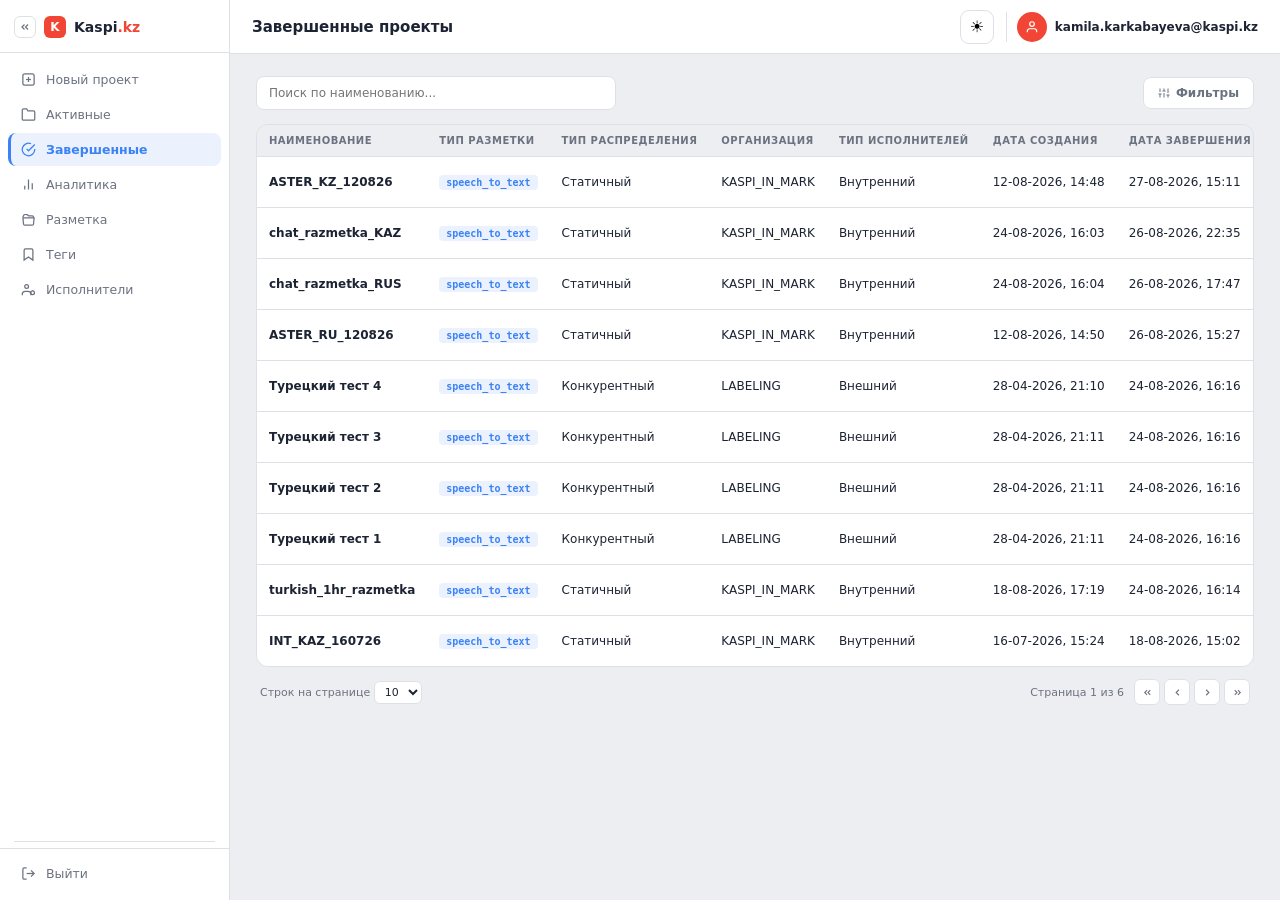
<file: manager-console.html>
<!DOCTYPE html>
<html lang="ru" data-theme="light">
<head>
<meta charset="UTF-8">
<meta name="viewport" content="width=device-width, initial-scale=1.0">
<title>Kaspi.kz — консоль менеджера разметки</title>
<style>
:root{
  --red:#F14635;--red2:#d93a2a;
  --sb:#2D3540;--sbh:#3a4250;--sba:#1e252f;
  --bg:#ECEEF1;--w:#FFFFFF;--bd:#DDE1E7;
  --tx:#1C2333;--mu:#6B7280;
  --ok:#22C55E;--ok2:#16a34a;
  --wa:#F59E0B;--er:#EF4444;--bl:#3B82F6;
  --sh:0 1px 3px rgba(0,0,0,0.06);
  --f:'Segoe UI',system-ui,sans-serif;
}
[data-theme="dark"]{
  --bg:#111318;--w:#1A1D24;--bd:#2C3140;
  --tx:#E2E8F0;--mu:#8A95A3;
  --sh:0 1px 3px rgba(0,0,0,0.3);
  --sb:#0D1017;--sbh:#1a1f28;--sba:#090c11;
}
[data-theme="pink"]{
  --red:#EC4899;--red2:#DB2777;
  --bg:#FFF7FA;--w:#FFFFFF;--bd:#F7D9E7;
  --tx:#4A1D31;--mu:#B87A9A;
  --ok:#22C55E;--ok2:#16a34a;
  --wa:#F59E0B;--er:#EF4444;--bl:#8B5CF6;
  --sh:0 1px 3px rgba(219,39,119,.08);
  --sb:#8A3D65;--sbh:#9C4873;--sba:#78345A;
}
*,*::before,*::after{box-sizing:border-box;margin:0;padding:0}
::-webkit-scrollbar{width:6px;height:6px}
::-webkit-scrollbar-thumb{background:#C1C7D0;border-radius:3px}
[data-theme="dark"] ::-webkit-scrollbar-thumb{background:#3a4250}
html,body{height:100%}
body{font-family:var(--f);background:var(--bg);color:var(--tx);margin:0;overflow:hidden;transition:background .3s,color .3s}
button,input,select{font-family:var(--f)}

/* ===== LAYOUT ===== */
.app-wrap{display:flex;height:100vh;overflow:hidden}

/* ===== SIDEBAR (light, manager console) ===== */
.msb{width:230px;min-width:230px;background:var(--w);border-right:1px solid var(--bd);display:flex;flex-direction:column;height:100vh;overflow:hidden;transition:width .2s,min-width .2s,background .3s,border-color .3s}
.msb.collapsed{width:60px;min-width:60px}
.msb.collapsed .msb-logo-tx,.msb.collapsed .mni span,.msb.collapsed .msb-collapse svg{display:none}
.msb.collapsed .msb-collapse::after{content:'▶';font-size:10px;color:var(--mu)}
.msb.collapsed .msb-top{justify-content:center}
.msb.collapsed .mni{justify-content:center}
.msb-top{display:flex;align-items:center;gap:8px;padding:16px 14px 14px;border-bottom:1px solid var(--bd);flex-shrink:0}
.msb-collapse{background:none;border:1px solid var(--bd);border-radius:6px;width:22px;height:22px;display:flex;align-items:center;justify-content:center;color:var(--mu);cursor:pointer;flex-shrink:0;transition:all .15s;padding:0}
.msb-collapse:hover{border-color:var(--red);color:var(--red)}
.msb-logo{display:flex;align-items:center;gap:8px;overflow:hidden}
.msb-logo-ico{width:22px;height:22px;border-radius:6px;background:var(--red);color:#fff;font-weight:800;font-size:12px;display:flex;align-items:center;justify-content:center;flex-shrink:0}
.msb-logo-tx{font-size:14px;font-weight:700;color:var(--tx);white-space:nowrap}
.msb-logo-tx b{color:var(--red);font-weight:800}
.msb-nav{flex:1;overflow-y:auto;padding:10px 8px}
.mni{display:flex;align-items:center;gap:10px;padding:9px 10px;font-size:12.5px;color:var(--mu);cursor:pointer;border-radius:8px;margin-bottom:2px;transition:all .15s;white-space:nowrap;border-left:3px solid transparent}
.mni svg{flex-shrink:0}
.mni:hover{background:var(--bg);color:var(--tx)}
.mni.active{background:rgba(59,130,246,.1);color:var(--bl);font-weight:700;border-left-color:var(--bl)}
.msb-div{height:1px;background:var(--bd);margin:6px 14px}
.msb-bottom{padding:8px;flex-shrink:0;border-top:1px solid var(--bd)}
.mni.logout:hover{background:rgba(239,68,68,.08);color:var(--er)}

/* ===== MAIN ===== */
.main{flex:1;display:flex;flex-direction:column;height:100vh;overflow:hidden;min-width:0}
.topbar{background:var(--w);border-bottom:1px solid var(--bd);height:54px;display:flex;align-items:center;justify-content:space-between;padding:0 22px;flex-shrink:0;transition:background .3s,border-color .3s}
.tb-title{font-size:15px;font-weight:700;color:var(--tx)}
.tb-right{display:flex;align-items:center;gap:12px}
.theme-cyc{width:34px;height:34px;border:1px solid var(--bd);border-radius:9px;background:var(--w);cursor:pointer;font-size:16px;line-height:1;display:flex;align-items:center;justify-content:center;transition:all .18s;flex-shrink:0}
.theme-cyc:hover{border-color:var(--red);transform:rotate(-12deg) scale(1.06)}
.theme-cyc:active{transform:scale(.94)}
.ua{width:30px;height:30px;background:var(--red);border-radius:50%;display:flex;align-items:center;justify-content:center;color:#fff;flex-shrink:0}
.un{font-weight:600;font-size:12px;color:var(--tx)}
.acct{display:flex;align-items:center;gap:8px;padding-left:10px;border-left:1px solid var(--bd)}

/* ===== CONTENT / VIEWS ===== */
.content{flex:1;overflow-y:auto;padding:22px 26px}
.view{display:none}
.view.active{display:block}
.ph{display:flex;align-items:center;justify-content:space-between;margin-bottom:14px;gap:10px;flex-wrap:wrap}
.ph h1{font-size:18px;font-weight:800;color:var(--tx)}
.ph-tools{display:flex;align-items:center;gap:10px;flex:1;flex-wrap:wrap}
.msearch{flex:1;min-width:220px;max-width:360px;border:1.5px solid var(--bd);border-radius:8px;padding:9px 12px;font-size:12px;background:var(--w);color:var(--tx);outline:none;transition:border-color .15s}
.msearch:focus{border-color:var(--red)}
.ikb{background:var(--w);border:1px solid var(--bd);border-radius:8px;padding:8px 14px;font-size:12px;color:var(--mu);cursor:pointer;display:inline-flex;align-items:center;gap:6px;transition:all .15s;font-weight:600}
.ikb:hover{border-color:var(--red);color:var(--red)}
.btn-primary{background:var(--red);color:#fff;border:none;border-radius:8px;padding:9px 16px;font-size:12px;font-weight:700;cursor:pointer;display:inline-flex;align-items:center;gap:6px;transition:background .15s}
.btn-primary:hover{background:var(--red2)}
.btn-primary:disabled{background:var(--bd);color:var(--mu);cursor:not-allowed}
.btn-danger-o{background:transparent;color:var(--red);border:1.5px solid var(--red);border-radius:8px;padding:9px 16px;font-size:12px;font-weight:700;cursor:pointer;transition:all .15s}
.btn-danger-o:hover{background:rgba(241,70,53,.08)}

/* ===== TABLE ===== */
.mtblw{overflow-x:auto;border:1px solid var(--bd);border-radius:12px;background:var(--w)}
.mtbl{width:100%;border-collapse:collapse;font-size:12px;min-width:1080px}
.mtbl th{text-align:left;padding:10px 12px;font-size:10px;font-weight:700;color:var(--mu);text-transform:uppercase;letter-spacing:.05em;background:var(--bg);border-bottom:1px solid var(--bd);white-space:nowrap}
.mtbl th.srt{cursor:pointer;user-select:none}
.mtbl th.srt:hover{color:var(--tx)}
.mtbl td{padding:11px 12px;border-bottom:1px solid var(--bd);color:var(--tx);vertical-align:middle;white-space:nowrap}
.mtbl tr:last-child td{border-bottom:none}
.mtbl tr:hover td{background:rgba(241,70,53,.03)}
.proj-type{background:rgba(59,130,246,.1);color:var(--bl);padding:2px 7px;border-radius:4px;font-size:10px;font-weight:700;font-family:monospace}
.mgo{background:var(--red);color:#fff;border:none;border-radius:6px;padding:6px 16px;font-size:11px;font-weight:700;cursor:pointer;transition:background .15s}
.mgo:hover{background:var(--red2)}
.ibtn-sm{width:28px;height:28px;border:1px solid var(--bd);border-radius:6px;background:var(--w);color:var(--mu);display:inline-flex;align-items:center;justify-content:center;cursor:pointer;transition:all .15s}
.ibtn-sm:hover{border-color:var(--red);color:var(--red)}

/* badges */
.bdg{font-size:10px;font-weight:700;padding:3px 10px;border-radius:10px;white-space:nowrap;display:inline-block}
.bdg-done{background:rgba(107,114,128,.13);color:var(--mu)}
.bdg-done-o{background:transparent;border:1.5px solid var(--red);color:var(--red)}
.bdg-work{background:rgba(34,197,94,.1);border:1.5px solid var(--ok);color:var(--ok2)}
.bdg-created{background:transparent;border:1.5px solid var(--bd);color:var(--mu)}

/* pagination footer */
.pgf{display:flex;align-items:center;justify-content:space-between;padding:12px 4px 4px;font-size:11px;color:var(--mu);flex-wrap:wrap;gap:10px}
.pgf select{border:1px solid var(--bd);border-radius:6px;padding:3px 6px;background:var(--w);color:var(--tx);font-size:11px;outline:none}
.pg-btns{display:flex;align-items:center;gap:4px}
.pg-btns button{width:26px;height:26px;border:1px solid var(--bd);border-radius:6px;background:var(--w);color:var(--mu);cursor:pointer;display:flex;align-items:center;justify-content:center;transition:all .15s}
.pg-btns button:hover{border-color:var(--red);color:var(--red)}

/* stub / placeholder view */
.stub{display:flex;align-items:center;justify-content:center;min-height:320px;color:var(--mu);font-size:13px;background:var(--w);border:1px dashed var(--bd);border-radius:12px}

/* ===== MODALS ===== */
.mo{position:fixed;inset:0;background:rgba(0,0,0,.5);z-index:1000;display:flex;align-items:center;justify-content:center;opacity:0;pointer-events:none;transition:opacity .2s}
.mo.open{opacity:1;pointer-events:all}
.mb{background:var(--w);border-radius:12px;box-shadow:0 20px 60px rgba(0,0,0,.25);width:560px;max-width:95vw;max-height:88vh;overflow-y:auto;transform:scale(.96) translateY(8px);transition:transform .2s}
.mo.open .mb{transform:scale(1) translateY(0)}
.mb.wide{width:920px}
.mh{padding:16px 20px;border-bottom:1px solid var(--bd);display:flex;align-items:center;justify-content:space-between;gap:10px}
.mh h2{font-size:15px;font-weight:700;color:var(--tx)}
.mcl{background:none;border:none;font-size:22px;color:var(--mu);cursor:pointer;line-height:1;flex-shrink:0}
.mcl:hover{color:var(--er)}
.mbd{padding:18px 20px}

/* wizard */
.wiz-steps{display:flex;align-items:center;gap:6px;margin-bottom:20px}
.wiz-step{flex:1;height:4px;border-radius:2px;background:var(--bd)}
.wiz-step.done{background:var(--red)}
.wiz-h{font-size:14px;font-weight:700;color:var(--tx);margin-bottom:12px}
.wiz-toggle{display:inline-flex;background:var(--bg);border:1px solid var(--bd);border-radius:8px;padding:2px;margin-bottom:16px}
.wiz-toggle button{border:none;background:none;padding:7px 16px;font-size:12px;font-weight:600;color:var(--mu);border-radius:6px;cursor:pointer;transition:all .15s}
.wiz-toggle button.active{background:var(--red);color:#fff}
.wiz-drop{border:2px dashed var(--bd);border-radius:12px;padding:38px 20px;text-align:center;cursor:pointer;transition:border-color .15s,background .15s;background:var(--bg)}
.wiz-drop:hover{border-color:var(--red)}
.wiz-drop.has-file{border-color:var(--ok);background:rgba(34,197,94,.06)}
.wiz-drop svg{color:var(--mu);margin-bottom:10px}
.wiz-drop .wt1{font-size:13px;font-weight:600;color:var(--tx);margin-bottom:4px}
.wiz-drop .wt2{font-size:11px;color:var(--mu)}
.wiz-fname{font-size:11px;color:var(--ok2);font-weight:700;margin-top:10px}
.wiz-foot{display:flex;justify-content:flex-end;margin-top:18px}

/* project stats modal */
.pm-head{display:flex;align-items:flex-start;justify-content:space-between;padding:16px 20px;border-bottom:1px solid var(--bd);gap:12px;flex-wrap:wrap}
.pm-title-row{display:flex;align-items:center;gap:10px;flex-wrap:wrap}
.pm-title{font-size:16px;font-weight:800;color:var(--tx)}
.pm-tag{font-size:11px;color:var(--mu);background:var(--bg);border:1px solid var(--bd);padding:3px 9px;border-radius:6px;white-space:nowrap}
.pm-icons{display:flex;gap:6px;align-items:center;flex-shrink:0}
.pm-icons button{width:30px;height:30px;border:1px solid var(--bd);border-radius:7px;background:var(--w);color:var(--mu);display:flex;align-items:center;justify-content:center;cursor:pointer;transition:all .15s}
.pm-icons button:hover{border-color:var(--red);color:var(--red)}
.pm-icons .mcl{width:30px;height:30px;border:1px solid var(--bd);border-radius:7px;display:flex;align-items:center;justify-content:center}
.pm-tabs{display:flex;gap:4px;padding:0 20px;border-bottom:1px solid var(--bd)}
.pm-tab{padding:11px 14px;font-size:12px;font-weight:600;color:var(--mu);cursor:pointer;border-bottom:2px solid transparent;margin-bottom:-1px;transition:color .15s}
.pm-tab:hover{color:var(--tx)}
.pm-tab.active{color:var(--red);border-color:var(--red);font-weight:700}
.pm-body{padding:18px 20px}
.pm-pane{display:none}
.pm-pane.active{display:block}

.stat-pills{display:flex;gap:10px;flex-wrap:wrap;margin-bottom:16px}
.stat-pill{flex:1;min-width:130px;background:var(--bg);border:1px solid var(--bd);border-radius:10px;padding:12px 14px}
.stat-pill .v{font-size:20px;font-weight:800;color:var(--tx)}
.stat-pill .l{font-size:10px;color:var(--mu);text-transform:uppercase;letter-spacing:.05em;margin-top:2px}

.pm-grid2{display:grid;grid-template-columns:1fr 1fr;gap:14px;margin-bottom:16px}
.pm-box{background:var(--w);border:1px solid var(--bd);border-radius:10px;padding:14px 16px;border:1px solid var(--bd)}
.pm-box-h{font-size:11px;font-weight:700;color:var(--mu);text-transform:uppercase;letter-spacing:.05em;margin-bottom:10px}
.progbar{background:var(--bd);border-radius:5px;height:10px;overflow:hidden}
.progbar-fill{height:100%;border-radius:5px;background:linear-gradient(90deg,var(--bl),#60A5FA)}
.progbar-fill.green{background:linear-gradient(90deg,var(--ok),#4ADE80)}
.pct-badge{font-size:26px;font-weight:800;color:var(--tx);margin-top:10px}
.legend-row{display:flex;align-items:center;gap:6px;font-size:11px;color:var(--mu);margin-top:10px}
.legend-dot{width:8px;height:8px;border-radius:50%;background:var(--ok);display:inline-block;flex-shrink:0}

.pill-toggle{display:inline-flex;background:var(--bg);border:1px solid var(--bd);border-radius:20px;padding:2px;margin-bottom:14px}
.pill-toggle button{border:none;background:none;padding:6px 16px;font-size:11px;font-weight:600;color:var(--mu);border-radius:16px;cursor:pointer;transition:all .15s}
.pill-toggle button.active{background:var(--red);color:#fff}
.tagchip{display:inline-block;background:rgba(59,130,246,.12);color:var(--bl);border-radius:6px;padding:3px 9px;font-size:11px;font-weight:600;margin:0 5px 5px 0}
.exec-head{display:flex;justify-content:flex-end;margin-bottom:12px}

/* configurable/draggable summary blocks — same mechanic as index.html,
   made bigger/richer: colored icon per metric restores at-a-glance meaning */
.scs4{display:grid;grid-template-columns:repeat(4,1fr);gap:16px;margin-bottom:20px}
.scard{background:var(--w);border:1px solid var(--bd);border-radius:14px;padding:20px 22px;position:relative;overflow:hidden;cursor:grab;transition:background .3s,box-shadow .18s,transform .18s}
.scard:hover{box-shadow:0 6px 22px rgba(28,35,51,.1);transform:translateY(-1px)}
.scard.dragging{opacity:.4}
.scard.dragover{outline:2px dashed var(--red);outline-offset:-2px}
.sc-ico{width:42px;height:42px;border-radius:12px;display:flex;align-items:center;justify-content:center;margin-bottom:14px}
.sc-ico.c-red{background:rgba(241,70,53,.12);color:var(--red)}
.sc-ico.c-wa{background:rgba(245,158,11,.14);color:var(--wa)}
.sc-ico.c-bl{background:rgba(59,130,246,.12);color:var(--bl)}
.sc-ico.c-ok{background:rgba(34,197,94,.12);color:var(--ok)}
.scl{font-size:11px;color:var(--mu);font-weight:700;text-transform:uppercase;letter-spacing:.06em;margin-bottom:6px}
.scv{font-size:36px;font-weight:800;color:var(--tx);line-height:1.05}
.sc-sub{font-size:11.5px;color:var(--mu);margin-top:6px;line-height:1.3}
.blk-handle{position:absolute;top:14px;right:14px;display:flex;flex-direction:column;flex-wrap:wrap;gap:3px;width:11px;height:16px;opacity:.3;transition:opacity .15s}
.scard:hover .blk-handle{opacity:.6}
.blk-handle span{width:3.5px;height:3.5px;border-radius:50%;background:var(--mu)}
.blockpanel{position:absolute;top:calc(100% + 6px);right:0;background:var(--w);border:1px solid var(--bd);border-radius:10px;box-shadow:0 10px 30px rgba(0,0,0,.18);padding:8px;width:200px;z-index:60;display:none}
.blockpanel.open{display:block}
.blockpanel-row{display:flex;align-items:center;gap:8px;padding:6px 6px;font-size:12px;color:var(--tx);cursor:pointer;border-radius:6px;transition:background .12s}
.blockpanel-row:hover{background:var(--bg)}
.blockpanel-row input{cursor:pointer;accent-color:var(--red)}
.ph-cfg{position:relative}
@media(max-width:1000px){.scs4{grid-template-columns:repeat(2,1fr)}}

/* internal/external comparison + team timeline infographics */
.an2col{display:grid;grid-template-columns:1.05fr 1fr;gap:16px;margin-bottom:20px;align-items:stretch}
@media(max-width:1100px){.an2col{grid-template-columns:1fr}}
.cmp-box,.tl-box{background:var(--w);border:1px solid var(--bd);border-radius:14px;padding:20px 22px}
.cmp-title{font-size:13px;font-weight:800;color:var(--tx);margin-bottom:3px}
.cmp-sub2{font-size:11px;color:var(--mu);margin-bottom:14px}
.cmp-row{margin-bottom:16px}
.cmp-row:last-child{margin-bottom:0}
.cmp-row-h{font-size:11px;font-weight:700;color:var(--mu);text-transform:uppercase;letter-spacing:.05em;margin-bottom:8px}
.cmp-bar-line{display:flex;align-items:center;gap:10px;margin-bottom:7px}
.cmp-bar-line:last-child{margin-bottom:0}
.cmp-bar-tag{font-size:11px;font-weight:700;width:78px;flex-shrink:0;color:var(--mu)}
.cmp-bar-track{flex:1;height:16px;background:var(--bg);border-radius:5px;overflow:hidden}
.cmp-bar-fill{height:100%;border-radius:5px;transition:width .4s ease}
.cmp-bar-fill.int{background:linear-gradient(90deg,var(--bl),#60A5FA)}
.cmp-bar-fill.ext{background:linear-gradient(90deg,var(--wa),#FBBF24)}
.cmp-bar-val{font-size:12px;font-weight:800;color:var(--tx);width:44px;text-align:right;flex-shrink:0}
.tl-axis{display:flex;justify-content:space-between;font-size:10px;color:var(--mu);font-family:monospace;margin-bottom:8px;padding:0 2px}
.tl-row{display:flex;align-items:center;gap:10px;margin-bottom:9px}
.tl-row:last-child{margin-bottom:0}
.tl-name{font-size:11.5px;color:var(--tx);width:118px;flex-shrink:0;white-space:nowrap;overflow:hidden;text-overflow:ellipsis}
.tl-track{position:relative;flex:1;height:18px;background:var(--bg);border-radius:5px}
.tl-bar{position:absolute;top:0;height:100%;border-radius:5px;background:linear-gradient(90deg,var(--ok),#4ADE80);display:flex;align-items:center;justify-content:center;font-size:9.5px;font-weight:700;color:#0b3d17;white-space:nowrap;overflow:hidden}

.subtabs{display:flex;gap:4px;border-bottom:1px solid var(--bd);margin-bottom:14px}
.subtab{padding:8px 12px;font-size:11.5px;font-weight:600;color:var(--mu);cursor:pointer;border-bottom:2px solid transparent;margin-bottom:-1px;transition:color .15s}
.subtab:hover{color:var(--tx)}
.subtab.active{color:var(--bl);border-color:var(--bl);font-weight:700}
.subpane{display:none}
.subpane.active{display:block}

.cap-note{font-size:11px;color:var(--mu);margin-top:9px;line-height:1.5}
.itk{color:var(--red);font-style:italic;font-size:10.5px;font-weight:600}

/* tag members modal */
.tagm-top{display:flex;align-items:center;justify-content:space-between;gap:12px;margin-bottom:12px;flex-wrap:wrap}
.tagm-chk{display:flex;align-items:center;gap:6px;font-size:12px;color:var(--tx);white-space:nowrap;cursor:pointer}
.tagm-foot{display:flex;justify-content:flex-end;gap:10px;margin-top:16px}
.btn-pink{background:rgba(241,70,53,.1);color:var(--red);border:1.5px solid rgba(241,70,53,.3);border-radius:8px;padding:9px 18px;font-size:12px;font-weight:700;cursor:pointer;transition:all .15s}
.btn-pink:hover{background:rgba(241,70,53,.18)}

/* toast */
.tc{position:fixed;bottom:20px;left:50%;transform:translateX(-50%);z-index:3000;display:flex;flex-direction:column;align-items:center;gap:6px;pointer-events:none}
.toast{background:var(--tx);color:var(--bg);padding:7px 14px;border-radius:7px;font-size:12px;font-weight:600;box-shadow:0 4px 16px rgba(0,0,0,.22);animation:ti .25s ease;display:flex;align-items:center;gap:6px;white-space:nowrap}
.toast.s{background:#16a34a;color:#fff}
.toast.w{background:#d97706;color:#fff}
.toast.e{background:var(--er);color:#fff}
@keyframes ti{from{opacity:0;transform:translateY(6px)}to{opacity:1;transform:translateY(0)}}
@keyframes to2{from{opacity:1}to{opacity:0;transform:translateY(6px)}}

@media(max-width:760px){.pm-grid2{grid-template-columns:1fr}}
</style>
</head>
<body>

<div class="app-wrap">
  <!-- ═══════ SIDEBAR ═══════ -->
  <aside class="msb" id="msb">
    <div class="msb-top">
      <button class="msb-collapse" id="msbCollapseBtn" onclick="toggleSidebar()" title="Свернуть меню">
        <svg width="12" height="12" fill="none" stroke="currentColor" stroke-width="2.4" viewBox="0 0 24 24"><polyline points="11 17 6 12 11 7"/><polyline points="18 17 13 12 18 7"/></svg>
      </button>
      <div class="msb-logo">
        <div class="msb-logo-ico">K</div>
        <div class="msb-logo-tx">Kaspi<b>.kz</b></div>
      </div>
    </div>
    <nav class="msb-nav">
      <div class="mni" data-view="new" onclick="openWizard()">
        <svg width="15" height="15" fill="none" stroke="currentColor" stroke-width="2" viewBox="0 0 24 24"><rect x="3" y="3" width="18" height="18" rx="3"/><line x1="12" y1="8" x2="12" y2="16"/><line x1="8" y1="12" x2="16" y2="12"/></svg>
        <span>Новый проект</span>
      </div>
      <div class="mni" data-view="active" onclick="showView('active')">
        <svg width="15" height="15" fill="none" stroke="currentColor" stroke-width="2" viewBox="0 0 24 24"><path d="M22 19a2 2 0 0 1-2 2H4a2 2 0 0 1-2-2V5a2 2 0 0 1 2-2h5l2 3h9a2 2 0 0 1 2 2z"/></svg>
        <span>Активные</span>
      </div>
      <div class="mni active" data-view="completed" onclick="showView('completed')">
        <svg width="15" height="15" fill="none" stroke="currentColor" stroke-width="2" viewBox="0 0 24 24"><path d="M22 11.08V12a10 10 0 1 1-5.93-9.14"/><polyline points="22 4 12 14.01 9 11.01"/></svg>
        <span>Завершенные</span>
      </div>
      <div class="mni" data-view="analytics" onclick="showView('analytics')">
        <svg width="15" height="15" fill="none" stroke="currentColor" stroke-width="2" viewBox="0 0 24 24"><line x1="18" y1="20" x2="18" y2="10"/><line x1="12" y1="20" x2="12" y2="4"/><line x1="6" y1="20" x2="6" y2="14"/></svg>
        <span>Аналитика</span>
      </div>
      <div class="mni" data-view="markup" onclick="showView('markup')">
        <svg width="15" height="15" fill="none" stroke="currentColor" stroke-width="2" viewBox="0 0 24 24"><path d="M3 8.5l1.4-3.3A2 2 0 0 1 6.2 4H10l2 2h6a2 2 0 0 1 2 2v1"/><path d="M3 8.5l1 10.7A2 2 0 0 0 6 21h12a2 2 0 0 0 2-1.8L21 9.5H3z"/></svg>
        <span>Разметка</span>
      </div>
      <div class="mni" data-view="tags" onclick="showView('tags')">
        <svg width="15" height="15" fill="none" stroke="currentColor" stroke-width="2" viewBox="0 0 24 24"><path d="M19 21l-7-5-7 5V5a2 2 0 0 1 2-2h10a2 2 0 0 1 2 2z"/></svg>
        <span>Теги</span>
      </div>
      <div class="mni" data-view="executors" onclick="showView('executors')">
        <svg width="15" height="15" fill="none" stroke="currentColor" stroke-width="2" viewBox="0 0 24 24"><circle cx="9" cy="7" r="3"/><path d="M2 21v-1a5 5 0 0 1 5-5h4a5 5 0 0 1 5 5v1"/><circle cx="18.5" cy="17" r="3"/><line x1="18.5" y1="13.6" x2="18.5" y2="14.6"/><line x1="18.5" y1="19.4" x2="18.5" y2="20.4"/><line x1="15.1" y1="17" x2="16.1" y2="17"/><line x1="20.9" y1="17" x2="21.9" y2="17"/></svg>
        <span>Исполнители</span>
      </div>
    </nav>
    <div class="msb-div"></div>
    <div class="msb-bottom">
      <div class="mni logout" onclick="doLogout()">
        <svg width="15" height="15" fill="none" stroke="currentColor" stroke-width="2" viewBox="0 0 24 24"><path d="M9 21H5a2 2 0 0 1-2-2V5a2 2 0 0 1 2-2h4"/><polyline points="16 17 21 12 16 7"/><line x1="21" y1="12" x2="9" y2="12"/></svg>
        <span>Выйти</span>
      </div>
    </div>
  </aside>

  <!-- ═══════ MAIN ═══════ -->
  <div class="main">
    <div class="topbar">
      <div class="tb-title" id="tbTitle">Завершенные проекты</div>
      <div class="tb-right">
        <button class="theme-cyc" onclick="cycleTheme()" title="Сменить тему">
          <span id="themeIco" class="themeIco">☀️</span>
        </button>
        <div class="acct">
          <div class="ua">
            <svg width="14" height="14" fill="none" stroke="currentColor" stroke-width="2" viewBox="0 0 24 24"><path d="M20 21v-2a4 4 0 0 0-4-4H8a4 4 0 0 0-4 4v2"/><circle cx="12" cy="7" r="4"/></svg>
          </div>
          <div class="un">kamila.karkabayeva@kaspi.kz</div>
        </div>
      </div>
    </div>

    <div class="content">

      <!-- ===== ACTIVE PROJECTS ===== -->
      <section class="view" id="view-active">
        <div class="ph">
          <div class="ph-tools">
            <input type="text" class="msearch" id="activeSearch" placeholder="Поиск по наименованию..." oninput="renderActiveTable()">
          </div>
          <button class="ikb" onclick="toast('Фильтры — недоступно в демо')">
            <svg width="12" height="12" fill="none" stroke="currentColor" stroke-width="2" viewBox="0 0 24 24"><line x1="4" y1="21" x2="4" y2="14"/><line x1="4" y1="10" x2="4" y2="3"/><line x1="12" y1="21" x2="12" y2="12"/><line x1="12" y1="8" x2="12" y2="3"/><line x1="20" y1="21" x2="20" y2="16"/><line x1="20" y1="12" x2="20" y2="3"/><line x1="1" y1="14" x2="7" y2="14"/><line x1="9" y1="8" x2="15" y2="8"/><line x1="17" y1="16" x2="23" y2="16"/></svg>
            Фильтры
          </button>
        </div>
        <div class="mtblw">
          <table class="mtbl">
            <thead><tr>
              <th>Наименование</th><th>Тип разметки</th><th>Тип распределения</th><th>Организация</th><th>Тип исполнителей</th><th>Дата создания</th><th>Статус</th><th></th><th></th>
            </tr></thead>
            <tbody id="activeTbody"></tbody>
          </table>
        </div>
        <div class="pgf">
          <div>Строк на странице
            <select onchange="toast('Демо: размер страницы фиксирован')"><option>10</option><option>25</option><option>50</option></select>
          </div>
          <div style="display:flex;align-items:center;gap:10px">
            <span>Страница 1 из 1</span>
            <div class="pg-btns">
              <button onclick="pgToast()" title="Первая"><svg width="11" height="11" fill="none" stroke="currentColor" stroke-width="2.4" viewBox="0 0 24 24"><polyline points="18 17 13 12 18 7"/><polyline points="11 17 6 12 11 7"/></svg></button>
              <button onclick="pgToast()" title="Назад"><svg width="11" height="11" fill="none" stroke="currentColor" stroke-width="2.4" viewBox="0 0 24 24"><polyline points="15 18 9 12 15 6"/></svg></button>
              <button onclick="pgToast()" title="Вперёд"><svg width="11" height="11" fill="none" stroke="currentColor" stroke-width="2.4" viewBox="0 0 24 24"><polyline points="9 18 15 12 9 6"/></svg></button>
              <button onclick="pgToast()" title="Последняя"><svg width="11" height="11" fill="none" stroke="currentColor" stroke-width="2.4" viewBox="0 0 24 24"><polyline points="6 17 11 12 6 7"/><polyline points="13 17 18 12 13 7"/></svg></button>
            </div>
          </div>
        </div>
      </section>

      <!-- ===== COMPLETED PROJECTS (default) ===== -->
      <section class="view active" id="view-completed">
        <div class="ph">
          <div class="ph-tools">
            <input type="text" class="msearch" id="completedSearch" placeholder="Поиск по наименованию..." oninput="renderCompletedTable()">
          </div>
          <button class="ikb" onclick="toast('Фильтры — недоступно в демо')">
            <svg width="12" height="12" fill="none" stroke="currentColor" stroke-width="2" viewBox="0 0 24 24"><line x1="4" y1="21" x2="4" y2="14"/><line x1="4" y1="10" x2="4" y2="3"/><line x1="12" y1="21" x2="12" y2="12"/><line x1="12" y1="8" x2="12" y2="3"/><line x1="20" y1="21" x2="20" y2="16"/><line x1="20" y1="12" x2="20" y2="3"/><line x1="1" y1="14" x2="7" y2="14"/><line x1="9" y1="8" x2="15" y2="8"/><line x1="17" y1="16" x2="23" y2="16"/></svg>
            Фильтры
          </button>
        </div>
        <div class="mtblw">
          <table class="mtbl">
            <thead><tr>
              <th>Наименование</th><th>Тип разметки</th><th>Тип распределения</th><th>Организация</th><th>Тип исполнителей</th><th>Дата создания</th><th>Дата завершения</th><th>Статус</th><th></th><th></th>
            </tr></thead>
            <tbody id="completedTbody"></tbody>
          </table>
        </div>
        <div class="pgf">
          <div>Строк на странице
            <select onchange="toast('Демо: размер страницы фиксирован')"><option>10</option><option>25</option><option>50</option></select>
          </div>
          <div style="display:flex;align-items:center;gap:10px">
            <span>Страница 1 из 6</span>
            <div class="pg-btns">
              <button onclick="pgToast()" title="Первая"><svg width="11" height="11" fill="none" stroke="currentColor" stroke-width="2.4" viewBox="0 0 24 24"><polyline points="18 17 13 12 18 7"/><polyline points="11 17 6 12 11 7"/></svg></button>
              <button onclick="pgToast()" title="Назад"><svg width="11" height="11" fill="none" stroke="currentColor" stroke-width="2.4" viewBox="0 0 24 24"><polyline points="15 18 9 12 15 6"/></svg></button>
              <button onclick="pgToast()" title="Вперёд"><svg width="11" height="11" fill="none" stroke="currentColor" stroke-width="2.4" viewBox="0 0 24 24"><polyline points="9 18 15 12 9 6"/></svg></button>
              <button onclick="pgToast()" title="Последняя"><svg width="11" height="11" fill="none" stroke="currentColor" stroke-width="2.4" viewBox="0 0 24 24"><polyline points="6 17 11 12 6 7"/><polyline points="13 17 18 12 13 7"/></svg></button>
            </div>
          </div>
        </div>
      </section>

      <!-- ===== MARKUP (stub) ===== -->
      <section class="view" id="view-markup">
        <div class="ph"><h1>Разметка</h1></div>
        <div class="stub">нет данных для демо</div>
      </section>

      <!-- ===== TAGS ===== -->
      <section class="view" id="view-tags">
        <div class="ph">
          <h1>Теги</h1>
          <button class="btn-primary" onclick="toast('Создание нового тега — недоступно в демо')">
            <svg width="12" height="12" fill="none" stroke="currentColor" stroke-width="2.4" viewBox="0 0 24 24"><line x1="12" y1="5" x2="12" y2="19"/><line x1="5" y1="12" x2="19" y2="12"/></svg>
            Новый тег
          </button>
        </div>
        <div class="mtblw">
          <table class="mtbl" style="min-width:0">
            <thead><tr><th>Наименование</th><th></th><th></th></tr></thead>
            <tbody id="tagsTbody"></tbody>
          </table>
        </div>
      </section>

      <!-- ===== SUMMARY ANALYTICS (all projects) ===== -->
      <section class="view" id="view-analytics">
        <div class="ph">
          <h1>Сводная аналитика</h1>
          <div class="ph-cfg">
            <button class="ikb" id="blockCfgBtn" onclick="toggleBlockPanel()">
              <svg width="12" height="12" fill="none" stroke="currentColor" stroke-width="2" viewBox="0 0 24 24"><line x1="4" y1="21" x2="4" y2="14"/><line x1="4" y1="10" x2="4" y2="3"/><line x1="12" y1="21" x2="12" y2="12"/><line x1="12" y1="8" x2="12" y2="3"/><line x1="20" y1="21" x2="20" y2="16"/><line x1="20" y1="12" x2="20" y2="3"/><line x1="1" y1="14" x2="7" y2="14"/><line x1="9" y1="8" x2="15" y2="8"/><line x1="17" y1="16" x2="23" y2="16"/></svg>
              <span>Настроить блоки</span>
            </button>
            <div class="blockpanel" id="blockPanel"></div>
          </div>
        </div>
        <div class="pill-toggle" id="execFilter">
          <button class="active" onclick="setExecFilter('all',this)">Все</button>
          <button onclick="setExecFilter('Внутренний',this)">Внутренние</button>
          <button onclick="setExecFilter('Внешний',this)">Внешние</button>
        </div>

        <div class="scs4" id="summaryBlockGrid"></div>

        <div class="an2col">
          <div class="cmp-box">
            <div class="cmp-title">Внутренние vs Внешние — качество</div>
            <div id="cmpBody"></div>
            <div class="cap-note">Меньше — лучше. Шкала общая для обеих метрик, чтобы разрыв был виден на глаз.</div>
          </div>
          <div class="tl-box">
            <div class="cmp-title">Когда работала команда сегодня</div>
            <div class="cmp-sub2">По проекту ASTER_KZ_310826 — единственный, где есть данные по каждому человеку</div>
            <div class="tl-axis"><span>08:00</span><span>11:15</span><span>14:30</span><span>16:45</span><span>19:00</span></div>
            <div id="tlBody"></div>
          </div>
        </div>

        <div class="mtblw">
          <table class="mtbl" style="min-width:0">
            <thead><tr><th>Проект</th><th>Тип исполнителей</th><th>Задач выполнено</th><th>WER</th><th>CER</th></tr></thead>
            <tbody id="summaryTbody"></tbody>
          </table>
        </div>
        <div class="cap-note">Расположение и состав блоков сохраняются — можно перетаскивать и скрывать через «Настроить блоки».</div>
      </section>

      <!-- ===== EXECUTORS (stub) ===== -->
      <section class="view" id="view-executors">
        <div class="ph"><h1>Исполнители</h1></div>
        <div class="mtblw">
          <table class="mtbl" style="min-width:0">
            <thead><tr><th>ФИО</th><th>Роль</th><th>Организация</th></tr></thead>
            <tbody>
              <tr><td colspan="3" style="text-align:center;color:var(--mu);padding:28px 12px">список исполнителей — нет данных для демо</td></tr>
            </tbody>
          </table>
        </div>
      </section>

    </div>
  </div>
</div>

<!-- ═══════ WIZARD MODAL: НОВЫЙ ПРОЕКТ ═══════ -->
<div class="mo" id="wizMod" onclick="closeIfBg(event,'wizMod')">
  <div class="mb">
    <div class="mh"><h2>Новый проект</h2><button class="mcl" onclick="closeWizard()">×</button></div>
    <div class="mbd">
      <div class="wiz-steps">
        <div class="wiz-step done"></div>
        <div class="wiz-step"></div>
        <div class="wiz-step"></div>
      </div>
      <div class="wiz-h">Выберите датасет</div>
      <div class="wiz-toggle">
        <button class="active" id="wizModeUpload" onclick="setWizMode('upload')">Загрузить</button>
        <button id="wizModeImport" onclick="setWizMode('import')">Импортировать</button>
      </div>
      <div class="wiz-drop" id="wizDrop" onclick="document.getElementById('wizFile').click()">
        <input type="file" id="wizFile" accept=".xls,.xlsx" style="display:none" onchange="onWizFile(this)">
        <svg width="30" height="30" fill="none" stroke="currentColor" stroke-width="2" viewBox="0 0 24 24"><polyline points="16 16 12 12 8 16"/><line x1="12" y1="12" x2="12" y2="21"/><path d="M20.39 18.39A5 5 0 0 0 18 9h-1.26A8 8 0 1 0 3 16.3"/></svg>
        <div class="wt1">Нажмите чтобы загрузить файл</div>
        <div class="wt2">XLS или XLSX</div>
        <div class="wiz-fname" id="wizFname" style="display:none"></div>
      </div>
      <div class="wiz-foot">
        <button class="btn-primary" id="wizSubmit" disabled onclick="submitWizard()">Загрузить датасет</button>
      </div>
    </div>
  </div>
</div>

<!-- ═══════ TAG MEMBERS MODAL ═══════ -->
<div class="mo" id="tagMod" onclick="closeIfBg(event,'tagMod')">
  <div class="mb wide">
    <div class="mh"><h2 id="tagModTitle">Қазақ тілі</h2><button class="mcl" onclick="closeTagModal()">×</button></div>
    <div class="mbd">
      <div class="tagm-top">
        <input type="text" class="msearch" id="tagMemberSearch" placeholder="Поиск по наименованию..." oninput="renderTagMembers()" style="max-width:280px">
        <label class="tagm-chk"><input type="checkbox" id="tagSelectAll" onclick="toggleAllMembers(this)"> Выберите тег</label>
      </div>
      <div class="mtblw">
        <table class="mtbl" style="min-width:0">
          <thead><tr>
            <th style="width:30px"></th>
            <th class="srt" onclick="sortMembers()">ФИО ↕</th>
          </tr></thead>
          <tbody id="tagMembersTbody"></tbody>
        </table>
      </div>
      <div class="pgf">
        <div>Строк на странице
          <select onchange="toast('Демо: размер страницы фиксирован')"><option>10</option><option>25</option><option>50</option></select>
        </div>
        <span>Страница 1 из 3</span>
      </div>
      <div class="tagm-foot">
        <button class="btn-primary" onclick="toast('Изменения сохранены (демо)','s');closeTagModal()">Создать</button>
        <button class="btn-pink" onclick="toast('Удаление — недоступно в демо','w')">Удалить</button>
      </div>
    </div>
  </div>
</div>

<!-- ═══════ PROJECT STATISTICS MODAL ═══════ -->
<div class="mo" id="pmMod" onclick="closeIfBg(event,'pmMod')">
  <div class="mb wide">
    <div class="pm-head">
      <div class="pm-title-row">
        <div class="pm-title">ASTER_KZ_310826</div>
        <span class="bdg bdg-work">В работе</span>
        <span class="pm-tag">Тип распределения: Статичный</span>
      </div>
      <div class="pm-icons">
        <button title="Пауза" onclick="toast('Проект приостановлен (демо)','w')"><svg width="13" height="13" fill="currentColor" viewBox="0 0 24 24"><rect x="6" y="4" width="4" height="16"/><rect x="14" y="4" width="4" height="16"/></svg></button>
        <button title="Остановить" onclick="toast('Проект остановлен (демо)','e')"><svg width="13" height="13" fill="currentColor" viewBox="0 0 24 24"><rect x="5" y="5" width="14" height="14" rx="1.5"/></svg></button>
        <button title="Скачать отчёт" onclick="toast('Отчёт скачан (демо)','s')"><svg width="13" height="13" fill="none" stroke="currentColor" stroke-width="2" viewBox="0 0 24 24"><path d="M21 15v4a2 2 0 0 1-2 2H5a2 2 0 0 1-2-2v-4"/><polyline points="7 10 12 15 17 10"/><line x1="12" y1="15" x2="12" y2="3"/></svg></button>
        <button title="Удалить" onclick="toast('Удаление проекта — недоступно в демо','e')"><svg width="13" height="13" fill="none" stroke="currentColor" stroke-width="2" viewBox="0 0 24 24"><polyline points="3 6 5 6 21 6"/><path d="M19 6v14a2 2 0 0 1-2 2H7a2 2 0 0 1-2-2V6m3 0V4a2 2 0 0 1 2-2h4a2 2 0 0 1 2 2v2"/></svg></button>
        <button class="mcl" onclick="closeProjectModal()" title="Закрыть">×</button>
      </div>
    </div>
    <div class="pm-tabs">
      <div class="pm-tab active" data-tab="stat" onclick="pmTab('stat')">Статистика</div>
      <div class="pm-tab" data-tab="exec" onclick="pmTab('exec')">Исполнители</div>
      <div class="pm-tab" data-tab="cfg" onclick="pmTab('cfg')">Конфигурация</div>
    </div>
    <div class="pm-body">

      <div class="pm-pane active" id="pmPane-stat">
        <div class="stat-pills">
          <div class="stat-pill"><div class="v">18 840</div><div class="l">Всего</div></div>
          <div class="stat-pill"><div class="v">18 840</div><div class="l">Распределено</div></div>
          <div class="stat-pill"><div class="v">1 986</div><div class="l">Выполнено</div></div>
          <div class="stat-pill"><div class="v">0</div><div class="l">Ошибки</div></div>
        </div>

        <div class="pm-grid2">
          <div class="pm-box">
            <div class="pm-box-h">Прогресс</div>
            <div class="progbar"><div class="progbar-fill" style="width:10%"></div></div>
            <div class="pct-badge">10 %</div>
          </div>
          <div class="pm-box">
            <div class="pm-box-h">Структура ответов</div>
            <div class="progbar"><div class="progbar-fill green" style="width:100%"></div></div>
            <div class="legend-row"><span class="legend-dot"></span>Принято</div>
          </div>
        </div>

        <div class="pill-toggle" id="roleToggle">
          <button class="active" onclick="setRoleFilter('M',this)">Менеджер</button>
          <button onclick="setRoleFilter('A',this)">Ассессор</button>
        </div>

        <div class="subtabs">
          <div class="subtab active" data-sub="progress" onclick="pmSubTab('progress')">Прогресс</div>
          <div class="subtab" data-sub="quality" onclick="pmSubTab('quality')">Качество</div>
          <div class="subtab" data-sub="dist" onclick="pmSubTab('dist')">Распределение</div>
          <div class="subtab" data-sub="qbatch" onclick="pmSubTab('qbatch')">Качество (батч)</div>
        </div>

        <div class="subpane active" id="sub-progress">
          <div class="mtblw">
            <table class="mtbl" style="min-width:820px">
              <thead><tr>
                <th class="srt" onclick="sortProgress('name')">ФИО ↕Σ</th>
                <th>Роль</th>
                <th class="srt" onclick="sortProgress('acc')">Принято ↕Σ</th>
                <th class="srt" onclick="sortProgress('rej')">Отклонено ↕Σ</th>
                <th class="srt" onclick="sortProgress('time')">Время ↕Σ</th>
                <th>Начало</th>
                <th>Окончание</th>
                <th class="srt" onclick="sortProgress('done')">Выполнено ↕Σ</th>
              </tr></thead>
              <tbody id="progressTbody"></tbody>
            </table>
          </div>
          <div class="cap-note">Начало/Окончание — новое: сейчас показывает только «Время» (отработано), без времени первой и последней активности за день.</div>
        </div>
        <div class="subpane" id="sub-quality">
          <div class="mtblw">
            <table class="mtbl" style="min-width:820px">
              <thead><tr>
                <th class="srt" onclick="sortQuality('name')">ФИО ↕</th>
                <th>Роль</th>
                <th class="srt" onclick="sortQuality('done')">Выполнено ↕</th>
                <th class="srt" onclick="sortQuality('cer')">CER ↕</th>
                <th class="srt" onclick="sortQuality('wer')">WER ↕</th>
                <th>CER-B ↕</th><th>WER-B ↕</th><th>CER-CB ↕</th><th>WER-CB ↕</th>
              </tr></thead>
              <tbody id="qualityTbody"></tbody>
            </table>
          </div>
        </div>
        <div class="subpane" id="sub-dist">
          <div class="mtblw">
            <table class="mtbl" style="min-width:0">
              <thead><tr>
                <th class="srt" onclick="sortDist('name')">ФИО ↕</th>
                <th>Роль</th>
                <th>Начало</th>
                <th>Окончание</th>
                <th class="srt" onclick="sortDist('locked')">Блокированные задачи ↕</th>
              </tr></thead>
              <tbody id="distTbody"></tbody>
            </table>
          </div>
        </div>
        <div class="subpane" id="sub-qbatch">
          <div class="mtblw">
            <table class="mtbl" style="min-width:0">
              <thead><tr><th>ФИО ↕</th><th>Роль</th><th>Среднее время, сек ↕</th><th>Accuracy, % ↕</th><th>F1 score, % ↕</th></tr></thead>
              <tbody id="qbatchTbody"></tbody>
            </table>
          </div>
          <div class="cap-note">Прочерки — «Качество (батч)» считается только для конкурентного распределения; у этого проекта распределение статичное.</div>
        </div>
      </div>

      <div class="pm-pane" id="pmPane-exec">
        <div class="exec-head"><button class="btn-primary" onclick="toast('Изменения сохранены (демо)','s')">Редактировать</button></div>
        <div class="mtblw">
          <table class="mtbl">
            <thead><tr><th>ФИО</th><th>Теги</th><th>Роль</th></tr></thead>
            <tbody id="execTbody"></tbody>
          </table>
        </div>
        <div class="pgf">
          <div>Строк на странице
            <select onchange="toast('Демо: размер страницы фиксирован')"><option>5</option><option>10</option><option>25</option></select>
          </div>
          <span>Страница 1 из 2</span>
        </div>
      </div>
      <div class="pm-pane" id="pmPane-cfg"><div class="stub">нет данных для демо</div></div>

    </div>
  </div>
</div>

<div class="tc" id="toastC"></div>

<script>
// ══════════════════════════════════════════════════════════
//  THEME (identical mechanism to index.html — same 'kth' key)
// ══════════════════════════════════════════════════════════
const THEME_ORDER=['light','dark','pink'];
const THEME_ICO={light:'☀️',dark:'🌙',pink:'🌸'};
function setTheme(th){
  document.documentElement.setAttribute('data-theme',th);
  try{localStorage.setItem('kth',th)}catch(e){}
  document.querySelectorAll('.themeIco').forEach(el=>el.textContent=THEME_ICO[th]||'☀️');
}
function cycleTheme(){
  const cur=document.documentElement.getAttribute('data-theme')||'light';
  const next=THEME_ORDER[(THEME_ORDER.indexOf(cur)+1)%THEME_ORDER.length];
  setTheme(next);
}

// ── TOAST ──
function toast(msg,tp=''){
  const c=document.getElementById('toastC');if(!c)return;
  const el=document.createElement('div');el.className='toast'+(tp?' '+tp:'');el.textContent=msg;
  c.appendChild(el);
  setTimeout(()=>{el.style.animation='to2 .25s ease forwards';setTimeout(()=>el.remove(),250)},2000);
}
function pgToast(){toast('Демо: постраничная навигация не подключена к реальным данным');}
function esc(s){return String(s).replace(/&/g,'&amp;').replace(/</g,'&lt;').replace(/>/g,'&gt;').replace(/"/g,'&quot;');}

// ── SIDEBAR COLLAPSE ──
function toggleSidebar(){document.getElementById('msb').classList.toggle('collapsed');}

// ── LOGOUT ──
function doLogout(){toast('Выход выполнен (демо)');}

// ══════════════════════════════════════════════════════════
//  VIEW SWITCHING
// ══════════════════════════════════════════════════════════
const VIEW_TITLES={active:'Активные проекты',completed:'Завершенные проекты',analytics:'Сводная аналитика',markup:'Разметка',tags:'Теги',executors:'Исполнители'};
function showView(name){
  document.querySelectorAll('.view').forEach(v=>v.classList.remove('active'));
  document.getElementById('view-'+name).classList.add('active');
  document.querySelectorAll('.mni[data-view]').forEach(n=>n.classList.toggle('active',n.dataset.view===name));
  document.getElementById('tbTitle').textContent=VIEW_TITLES[name]||'';
}

// ══════════════════════════════════════════════════════════
//  COMPLETED PROJECTS
// ══════════════════════════════════════════════════════════
const COMPLETED=[
  {name:'ASTER_KZ_120826',type:'speech_to_text',dist:'Статичный',org:'KASPI_IN_MARK',exec:'Внутренний',created:'12-08-2026, 14:48',finished:'27-08-2026, 15:11',turkish:false},
  {name:'chat_razmetka_KAZ',type:'speech_to_text',dist:'Статичный',org:'KASPI_IN_MARK',exec:'Внутренний',created:'24-08-2026, 16:03',finished:'26-08-2026, 22:35',turkish:false},
  {name:'chat_razmetka_RUS',type:'speech_to_text',dist:'Статичный',org:'KASPI_IN_MARK',exec:'Внутренний',created:'24-08-2026, 16:04',finished:'26-08-2026, 17:47',turkish:false},
  {name:'ASTER_RU_120826',type:'speech_to_text',dist:'Статичный',org:'KASPI_IN_MARK',exec:'Внутренний',created:'12-08-2026, 14:50',finished:'26-08-2026, 15:27',turkish:false},
  {name:'Турецкий тест 4',type:'speech_to_text',dist:'Конкурентный',org:'LABELING',exec:'Внешний',created:'28-04-2026, 21:10',finished:'24-08-2026, 16:16',turkish:true},
  {name:'Турецкий тест 3',type:'speech_to_text',dist:'Конкурентный',org:'LABELING',exec:'Внешний',created:'28-04-2026, 21:11',finished:'24-08-2026, 16:16',turkish:true},
  {name:'Турецкий тест 2',type:'speech_to_text',dist:'Конкурентный',org:'LABELING',exec:'Внешний',created:'28-04-2026, 21:11',finished:'24-08-2026, 16:16',turkish:true},
  {name:'Турецкий тест 1',type:'speech_to_text',dist:'Конкурентный',org:'LABELING',exec:'Внешний',created:'28-04-2026, 21:11',finished:'24-08-2026, 16:16',turkish:true},
  {name:'turkish_1hr_razmetka',type:'speech_to_text',dist:'Статичный',org:'KASPI_IN_MARK',exec:'Внутренний',created:'18-08-2026, 17:19',finished:'24-08-2026, 16:14',turkish:false},
  {name:'INT_KAZ_160726',type:'speech_to_text',dist:'Статичный',org:'KASPI_IN_MARK',exec:'Внутренний',created:'16-07-2026, 15:24',finished:'18-08-2026, 15:02',turkish:false},
];
function renderCompletedTable(){
  const q=(document.getElementById('completedSearch').value||'').trim().toLowerCase();
  const tb=document.getElementById('completedTbody');tb.innerHTML='';
  COMPLETED.filter(p=>!q||p.name.toLowerCase().includes(q)).forEach(p=>{
    const badge=p.turkish?'<span class="bdg bdg-done-o">Завершен</span>':'<span class="bdg bdg-done">Завершен</span>';
    const tr=document.createElement('tr');
    tr.innerHTML=`<td><strong>${esc(p.name)}</strong></td><td><span class="proj-type">${esc(p.type)}</span></td><td>${esc(p.dist)}</td><td>${esc(p.org)}</td><td>${esc(p.exec)}</td><td>${esc(p.created)}</td><td>${esc(p.finished)}</td><td>${badge}</td>`+
      `<td><button class="ibtn-sm" title="Отчёт" onclick="toast('Отчёт по проекту — недоступно в демо')"><svg width="13" height="13" fill="none" stroke="currentColor" stroke-width="2" viewBox="0 0 24 24"><path d="M14 2H6a2 2 0 0 0-2 2v16a2 2 0 0 0 2 2h12a2 2 0 0 0 2-2V8z"/><polyline points="14 2 14 8 20 8"/><line x1="16" y1="13" x2="8" y2="13"/><line x1="16" y1="17" x2="8" y2="17"/></svg></button></td>`+
      `<td><button class="mgo" onclick="goCompleted('${esc(p.name)}')">Перейти</button></td>`;
    tb.appendChild(tr);
  });
}
function goCompleted(name){toast('Проект завершён, детальная статистика недоступна в демо: '+name,'w');}

// ══════════════════════════════════════════════════════════
//  ACTIVE PROJECTS
// ══════════════════════════════════════════════════════════
const ACTIVE=[
  {name:'Департамент Telemarketin...',type:'NLP_CLS_V1',dist:'Конкурентный',org:'KASPI_VOICE_VERIF',exec:'Внутренний',created:'02-09-2026, 03:07',status:'work'},
  {name:'ASTER_KZ_310826',type:'speech_to_text',dist:'Статичный',org:'KASPI_IN_MARK',exec:'Внутренний',created:'31-08-2026, 11:42',status:'work'},
  {name:'EXT_KZ_280826',type:'speech_to_text',dist:'Конкурентный',org:'LABELING',exec:'Внешний',created:'28-08-2026, 08:37',status:'created'},
  {name:'EXT_KZ_120826',type:'speech_to_text',dist:'Конкурентный',org:'LABELING',exec:'Внешний',created:'12-08-2026, 14:57',status:'work'},
];
function renderActiveTable(){
  const q=(document.getElementById('activeSearch').value||'').trim().toLowerCase();
  const tb=document.getElementById('activeTbody');tb.innerHTML='';
  ACTIVE.filter(p=>!q||p.name.toLowerCase().includes(q)).forEach(p=>{
    const badge=p.status==='work'?'<span class="bdg bdg-work">В работе</span>':'<span class="bdg bdg-created">Создан</span>';
    const tr=document.createElement('tr');
    tr.innerHTML=`<td><strong>${esc(p.name)}</strong></td><td><span class="proj-type">${esc(p.type)}</span></td><td>${esc(p.dist)}</td><td>${esc(p.org)}</td><td>${esc(p.exec)}</td><td>${esc(p.created)}</td><td>${badge}</td>`+
      `<td><button class="ibtn-sm" title="Отчёт" onclick="toast('Отчёт по проекту — недоступно в демо')"><svg width="13" height="13" fill="none" stroke="currentColor" stroke-width="2" viewBox="0 0 24 24"><path d="M14 2H6a2 2 0 0 0-2 2v16a2 2 0 0 0 2 2h12a2 2 0 0 0 2-2V8z"/><polyline points="14 2 14 8 20 8"/><line x1="16" y1="13" x2="8" y2="13"/><line x1="16" y1="17" x2="8" y2="17"/></svg></button></td>`+
      `<td><button class="mgo" onclick="goActive('${esc(p.name)}')">Перейти</button></td>`;
    tb.appendChild(tr);
  });
}
function goActive(name){
  if(name==='ASTER_KZ_310826'){openProjectModal();}
  else{toast('нет данных для демо: '+name,'w');}
}

// ══════════════════════════════════════════════════════════
//  TAGS
// ══════════════════════════════════════════════════════════
const TAGS=[{id:'tr',name:'Türkçe'},{id:'kz',name:'Қазақ тілі'},{id:'ru',name:'Русский язык'}];
function renderTagsTable(){
  const tb=document.getElementById('tagsTbody');tb.innerHTML='';
  TAGS.forEach(tg=>{
    const tr=document.createElement('tr');
    tr.innerHTML=`<td><strong>${esc(tg.name)}</strong></td>`+
      `<td><button class="ibtn-sm" title="Удалить" onclick="toast('Удаление тега — недоступно в демо','e')"><svg width="13" height="13" fill="none" stroke="currentColor" stroke-width="2" viewBox="0 0 24 24"><polyline points="3 6 5 6 21 6"/><path d="M19 6v14a2 2 0 0 1-2 2H7a2 2 0 0 1-2-2V6m3 0V4a2 2 0 0 1 2-2h4a2 2 0 0 1 2 2v2"/><line x1="10" y1="11" x2="10" y2="17"/><line x1="14" y1="11" x2="14" y2="17"/></svg></button></td>`+
      `<td><button class="mgo" onclick="goTag('${tg.id}')">Перейти</button></td>`;
    tb.appendChild(tr);
  });
}
function goTag(id){
  if(id==='kz'){openTagModal();}
  else{const tg=TAGS.find(t=>t.id===id);toast('нет данных для демо: '+(tg?tg.name:id),'w');}
}

// ── TAG MEMBERS MODAL (Қазақ тілі) ──
const TAG_MEMBERS_BASE=[
  {name:'Damir Tleugazhiyev',in:true},
  {name:'Abylay Suinbek',in:true},
  {name:'Ayazhan Aziz',in:true},
  {name:'Nazerke Akhmetova',in:true},
  {name:'Rakhymzhan Kusherbayev',in:false},
  {name:'Tamirlan Urbissinov',in:false},
  {name:'Anel Bakyt',in:false},
  {name:'Beknur Kyrbassov',in:false},
  {name:'Anuar Tulegenov',in:false},
  {name:'Darkhan Baltabekov',in:false},
];
let tagMembers=TAG_MEMBERS_BASE.map(m=>({...m,checked:m.in}));
let memberSortAsc=true;
function openTagModal(){
  tagMembers=TAG_MEMBERS_BASE.map(m=>({...m,checked:m.in}));
  document.getElementById('tagMemberSearch').value='';
  document.getElementById('tagSelectAll').checked=false;
  renderTagMembers();
  document.getElementById('tagMod').classList.add('open');
}
function closeTagModal(){document.getElementById('tagMod').classList.remove('open');}
function renderTagMembers(){
  const q=(document.getElementById('tagMemberSearch').value||'').trim().toLowerCase();
  const tb=document.getElementById('tagMembersTbody');tb.innerHTML='';
  tagMembers.filter(m=>!q||m.name.toLowerCase().includes(q)).forEach((m,idx)=>{
    const realIdx=tagMembers.indexOf(m);
    const tr=document.createElement('tr');
    tr.innerHTML=`<td><input type="checkbox" ${m.checked?'checked':''} onclick="tagMembers[${realIdx}].checked=this.checked"></td>`+
      `<td>${esc(m.name)}${m.in?' <span class="itk">Состоит в этом теге</span>':''}</td>`;
    tb.appendChild(tr);
  });
}
function toggleAllMembers(cb){tagMembers.forEach(m=>m.checked=cb.checked);renderTagMembers();}
function sortMembers(){
  memberSortAsc=!memberSortAsc;
  tagMembers.sort((a,b)=>memberSortAsc?a.name.localeCompare(b.name):b.name.localeCompare(a.name));
  renderTagMembers();
}

// ══════════════════════════════════════════════════════════
//  NEW PROJECT WIZARD
// ══════════════════════════════════════════════════════════
function openWizard(){
  document.getElementById('wizFile').value='';
  document.getElementById('wizFname').style.display='none';
  document.getElementById('wizDrop').classList.remove('has-file');
  document.getElementById('wizSubmit').disabled=true;
  setWizMode('upload');
  document.getElementById('wizMod').classList.add('open');
}
function closeWizard(){document.getElementById('wizMod').classList.remove('open');}
function setWizMode(m){
  document.getElementById('wizModeUpload').classList.toggle('active',m==='upload');
  document.getElementById('wizModeImport').classList.toggle('active',m==='import');
  if(m==='import')toast('Импорт из внешнего источника — недоступно в демо');
}
function onWizFile(inp){
  if(!inp.files||!inp.files[0])return;
  const f=inp.files[0];
  document.getElementById('wizDrop').classList.add('has-file');
  const fn=document.getElementById('wizFname');fn.style.display='block';fn.textContent='✓ '+f.name;
  document.getElementById('wizSubmit').disabled=false;
}
function submitWizard(){
  toast('Датасет загружен, проект создаётся (демо)','s');
  closeWizard();
}

// ══════════════════════════════════════════════════════════
//  PROJECT STATISTICS MODAL (ASTER_KZ_310826)
// ══════════════════════════════════════════════════════════
const PROGRESS_ROWS=[
  {name:'Damir Tleugazhiyev',role:'M',acc:100,rej:0,timeS:'03ч23м14с',timeSec:12194,start:'09:04',end:'13:02',done:9},
  {name:'Abylay Suinbek',role:'M',acc:98,rej:2,timeS:'02ч42м22с',timeSec:9742,start:'09:18',end:'12:37',done:5},
  {name:'Ayazhan Aziz',role:'M',acc:100,rej:0,timeS:'01ч46м36с',timeSec:6396,start:'10:05',end:'12:10',done:6},
  {name:'Zhakhon Turayeva',role:'M',acc:100,rej:0,timeS:'06ч09м41с',timeSec:22181,start:'08:55',end:'16:40',done:28},
  {name:'Dana Rayeva',role:'M',acc:100,rej:0,timeS:'02ч03м51с',timeSec:7431,start:'09:30',end:'11:52',done:10},
  {name:'Assel Bodanova',role:'A',acc:100,rej:0,timeS:'01ч42м35с',timeSec:6155,start:'14:05',end:'15:55',done:80},
];
let progressSortKey=null,progressSortAsc=true;
let roleFilter='M';

const EXEC_ROWS=[
  {name:'Aisulu Bekmuratova',tags:['Қазақ тілі','Русский язык'],role:'Менеджер'},
  {name:'Dana Rayeva',tags:['Қазақ тілі','Русский язык'],role:'Менеджер'},
  {name:'Damir Tleugazhiyev',tags:['Русский язык','Қазақ тілі'],role:'Менеджер'},
  {name:'Ayazhan Aziz',tags:['Қазақ тілі','Русский язык'],role:'Менеджер'},
  {name:'Abylay Suinbek',tags:['Қазақ тілі'],role:'Менеджер'},
];
function renderExecTable(){
  const tb=document.getElementById('execTbody');if(!tb)return;tb.innerHTML='';
  EXEC_ROWS.forEach(r=>{
    const tr=document.createElement('tr');
    tr.innerHTML=`<td><strong>${esc(r.name)}</strong></td>`+
      `<td>${r.tags.map(t=>`<span class="tagchip">${esc(t)}</span>`).join('')}</td>`+
      `<td>${esc(r.role)}</td>`;
    tb.appendChild(tr);
  });
}

const DIST_ROWS=[
  {name:'Damir Tleugazhiyev',role:'M',locked:2432},
  {name:'Abylay Suinbek',role:'M',locked:2532},
  {name:'Ayazhan Aziz',role:'M',locked:2522},
  {name:'Zhakhon Turayeva',role:'M',locked:1925},
  {name:'Dana Rayeva',role:'M',locked:2416},
  {name:'Assel Bodanova',role:'A',locked:126},
];
let distSortKey=null,distSortAsc=true;
function renderDistTable(){
  const tb=document.getElementById('distTbody');if(!tb)return;tb.innerHTML='';
  let rows=DIST_ROWS;
  if(distSortKey){
    rows=[...rows].sort((a,b)=>{
      let av=a[distSortKey],bv=b[distSortKey];
      if(typeof av==='string')return distSortAsc?av.localeCompare(bv):bv.localeCompare(av);
      return distSortAsc?av-bv:bv-av;
    });
  }
  rows.forEach(r=>{
    // Same person, same day as the Прогресс tab — reuse its Начало/Окончание
    // instead of inventing separate numbers.
    const p=PROGRESS_ROWS.find(x=>x.name===r.name);
    const tr=document.createElement('tr');
    tr.innerHTML=`<td><strong>${esc(r.name)}</strong></td><td>${r.role}</td>`+
      `<td style="font-family:monospace">${p?p.start:'—'}</td><td style="font-family:monospace">${p?p.end:'—'}</td><td>${r.locked}</td>`;
    tb.appendChild(tr);
  });
}
function sortDist(key){
  distSortAsc=(distSortKey===key)?!distSortAsc:true;
  distSortKey=key;
  renderDistTable();
}

const QUALITY_ROWS=[
  {name:'Damir Tleugazhiyev',role:'M',done:280,cer:0.01,wer:0.03},
  {name:'Abylay Suinbek',role:'M',done:160,cer:0.02,wer:0.05},
  {name:'Ayazhan Aziz',role:'M',done:170,cer:0.00,wer:0.01},
  {name:'Zhakhon Turayeva',role:'M',done:766,cer:0.03,wer:0.05},
  {name:'Dana Rayeva',role:'M',done:275,cer:0.01,wer:0.02},
  {name:'Assel Bodanova',role:'A',done:517,cer:0.00,wer:0.00},
];
let qualitySortKey=null,qualitySortAsc=true;
function renderQualityTable(){
  const tb=document.getElementById('qualityTbody');if(!tb)return;tb.innerHTML='';
  let rows=QUALITY_ROWS;
  if(qualitySortKey){
    rows=[...rows].sort((a,b)=>{
      let av=a[qualitySortKey],bv=b[qualitySortKey];
      if(typeof av==='string')return qualitySortAsc?av.localeCompare(bv):bv.localeCompare(av);
      return qualitySortAsc?av-bv:bv-av;
    });
  }
  rows.forEach(r=>{
    const tr=document.createElement('tr');
    tr.innerHTML=`<td><strong>${esc(r.name)}</strong></td><td>${r.role}</td><td>${r.done}</td>`+
      `<td>${r.cer.toFixed(2)}</td><td>${r.wer.toFixed(2)}</td><td>-</td><td>-</td><td>-</td><td>-</td>`;
    tb.appendChild(tr);
  });
}
function sortQuality(key){
  qualitySortAsc=(qualitySortKey===key)?!qualitySortAsc:true;
  qualitySortKey=key;
  renderQualityTable();
}

const QBATCH_ROWS=[
  {name:'Damir Tleugazhiyev',role:'M'},{name:'Abylay Suinbek',role:'M'},{name:'Ayazhan Aziz',role:'M'},
  {name:'Zhakhon Turayeva',role:'M'},{name:'Dana Rayeva',role:'M'},{name:'Assel Bodanova',role:'A'},
];
function renderQbatchTable(){
  const tb=document.getElementById('qbatchTbody');if(!tb)return;tb.innerHTML='';
  QBATCH_ROWS.forEach(r=>{
    const tr=document.createElement('tr');
    tr.innerHTML=`<td><strong>${esc(r.name)}</strong></td><td>${r.role}</td><td>-</td><td>-</td><td>-</td>`;
    tb.appendChild(tr);
  });
}

function openProjectModal(){
  roleFilter='M';
  document.querySelectorAll('#roleToggle button').forEach((b,i)=>b.classList.toggle('active',i===0));
  pmTab('stat');pmSubTab('progress');
  renderProgressTable();
  renderExecTable();
  renderDistTable();
  renderQualityTable();
  renderQbatchTable();
  document.getElementById('pmMod').classList.add('open');
}
function closeProjectModal(){document.getElementById('pmMod').classList.remove('open');}
function pmTab(name){
  document.querySelectorAll('.pm-tab').forEach(t=>t.classList.toggle('active',t.dataset.tab===name));
  document.querySelectorAll('.pm-pane').forEach(p=>p.classList.remove('active'));
  document.getElementById('pmPane-'+name).classList.add('active');
}
function pmSubTab(name){
  document.querySelectorAll('.subtab').forEach(t=>t.classList.toggle('active',t.dataset.sub===name));
  document.querySelectorAll('.subpane').forEach(p=>p.classList.remove('active'));
  document.getElementById('sub-'+name).classList.add('active');
}
function setRoleFilter(role,btn){
  roleFilter=role;
  document.querySelectorAll('#roleToggle button').forEach(b=>b.classList.remove('active'));
  btn.classList.add('active');
  renderProgressTable();
}
function renderProgressTable(){
  const tb=document.getElementById('progressTbody');tb.innerHTML='';
  let rows=PROGRESS_ROWS.filter(r=>r.role===roleFilter);
  if(progressSortKey){
    rows=[...rows].sort((a,b)=>{
      let av=a[progressSortKey],bv=b[progressSortKey];
      if(progressSortKey==='time'){av=a.timeSec;bv=b.timeSec;}
      if(typeof av==='string')return progressSortAsc?av.localeCompare(bv):bv.localeCompare(av);
      return progressSortAsc?av-bv:bv-av;
    });
  }
  if(!rows.length){tb.innerHTML='<tr><td colspan="8" style="text-align:center;color:var(--mu);padding:20px">нет данных для демо</td></tr>';return;}
  rows.forEach(r=>{
    const tr=document.createElement('tr');
    tr.innerHTML=`<td><strong>${esc(r.name)}</strong></td><td>${r.role}</td><td>${r.acc}%</td><td>${r.rej}%</td>`+
      `<td style="font-family:monospace">${r.timeS}</td><td style="font-family:monospace">${r.start}</td><td style="font-family:monospace">${r.end}</td><td>${r.done}%</td>`;
    tb.appendChild(tr);
  });
}
function sortProgress(key){
  progressSortAsc = (progressSortKey===key) ? !progressSortAsc : true;
  progressSortKey=key;
  renderProgressTable();
}

// ── SHARED MODAL HELPERS ──
function closeIfBg(e,id){if(e.target.id===id)document.getElementById(id).classList.remove('open');}
document.addEventListener('keydown',e=>{
  if(e.key==='Escape'){
    ['wizMod','tagMod','pmMod'].forEach(id=>{const el=document.getElementById(id);if(el&&el.classList.contains('open'))el.classList.remove('open');});
  }
});

// ══════════════════════════════════════════════════════════
//  SUMMARY ANALYTICS (all projects) — WER/CER per project + configurable blocks
// ══════════════════════════════════════════════════════════
// exec/wer/cer/done are mock but internally consistent (Внутренний projects
// score a bit better than Внешний, matching ASTER_KZ_310826's own numbers
// elsewhere in this file); null wer/cer = project hasn't produced answers yet.
const SUMMARY_PROJECTS=[
  {name:'ASTER_KZ_120826',exec:'Внутренний',done:4100,wer:5.1,cer:1.9},
  {name:'chat_razmetka_KAZ',exec:'Внутренний',done:2800,wer:6.3,cer:2.4},
  {name:'chat_razmetka_RUS',exec:'Внутренний',done:3100,wer:4.8,cer:1.7},
  {name:'ASTER_RU_120826',exec:'Внутренний',done:3900,wer:5.6,cer:2.0},
  {name:'Турецкий тест 4',exec:'Внешний',done:600,wer:9.7,cer:4.1},
  {name:'Турецкий тест 3',exec:'Внешний',done:580,wer:10.2,cer:4.5},
  {name:'Турецкий тест 2',exec:'Внешний',done:610,wer:9.1,cer:3.9},
  {name:'Турецкий тест 1',exec:'Внешний',done:590,wer:11.0,cer:4.8},
  {name:'turkish_1hr_razmetka',exec:'Внутренний',done:340,wer:8.4,cer:3.2},
  {name:'INT_KAZ_160726',exec:'Внутренний',done:5200,wer:5.9,cer:2.2},
  {name:'Департамент Telemarketin...',exec:'Внутренний',done:120,wer:null,cer:null},
  {name:'ASTER_KZ_310826',exec:'Внутренний',done:1996,wer:5.4,cer:2.1},
  {name:'EXT_KZ_280826',exec:'Внешний',done:0,wer:null,cer:null},
  {name:'EXT_KZ_120826',exec:'Внешний',done:1400,wer:9.8,cer:4.0},
];
let execFilter='all';
function filteredProjects(){
  return execFilter==='all' ? SUMMARY_PROJECTS : SUMMARY_PROJECTS.filter(p=>p.exec===execFilter);
}
function setExecFilter(val,btn){
  execFilter=val;
  document.querySelectorAll('#execFilter button').forEach(b=>b.classList.remove('active'));
  btn.classList.add('active');
  renderSummaryBlocks();
  renderSummaryTable();
}
function avgOf(list,field){
  const vals=list.map(p=>p[field]).filter(v=>v!=null);
  return vals.length ? (vals.reduce((a,b)=>a+b,0)/vals.length) : 0;
}
function summaryAvg(field){
  return avgOf(filteredProjects(),field);
}
const SC_ICONS={
  alert:'<path d="M10.29 3.86L1.82 18a2 2 0 0 0 1.71 3h16.94a2 2 0 0 0 1.71-3L13.71 3.86a2 2 0 0 0-3.42 0z"/><line x1="12" y1="9" x2="12" y2="13"/><line x1="12" y1="17" x2="12.01" y2="17"/>',
  info:'<circle cx="12" cy="12" r="10"/><line x1="12" y1="16" x2="12" y2="12"/><line x1="12" y1="8" x2="12.01" y2="8"/>',
  folder:'<path d="M22 19a2 2 0 0 1-2 2H4a2 2 0 0 1-2-2V5a2 2 0 0 1 2-2h5l2 3h9a2 2 0 0 1 2 2z"/>',
  check:'<path d="M22 11.08V12a10 10 0 1 1-5.93-9.14"/><polyline points="22 4 12 14.01 9 11.01"/>',
};
function scIcon(name){return `<svg width="20" height="20" fill="none" stroke="currentColor" stroke-width="2" viewBox="0 0 24 24">${SC_ICONS[name]}</svg>`;}
const SUMMARY_BLOCK_DEFS=[
  {id:'wer',label:'Средний WER',color:'c-red',icon:'alert',sub:'по всем проектам сразу',get:()=>summaryAvg('wer').toFixed(1)+'%'},
  {id:'cer',label:'Средний CER',color:'c-wa',icon:'info',sub:'по всем проектам сразу',get:()=>summaryAvg('cer').toFixed(1)+'%'},
  {id:'projects',label:'Проектов всего',color:'c-bl',icon:'folder',sub:'активных и завершённых',get:()=>String(filteredProjects().length)},
  {id:'done',label:'Задач выполнено',color:'c-ok',icon:'check',sub:'суммарно по всем проектам',get:()=>filteredProjects().reduce((a,p)=>a+p.done,0).toLocaleString('ru')},
];
let summaryBlockOrder=SUMMARY_BLOCK_DEFS.map(b=>b.id);
let summaryBlockVis={wer:true,cer:true,projects:true,done:true};
(function loadSummaryBlockCfg(){
  try{
    const raw=localStorage.getItem('kblockcfg_summary');
    if(raw){
      const o=JSON.parse(raw);
      if(Array.isArray(o.order)&&o.order.length) summaryBlockOrder=o.order.filter(id=>SUMMARY_BLOCK_DEFS.some(b=>b.id===id));
      SUMMARY_BLOCK_DEFS.forEach(b=>{if(!summaryBlockOrder.includes(b.id))summaryBlockOrder.push(b.id);});
      if(o.vis) summaryBlockVis=Object.assign(summaryBlockVis,o.vis);
    }
  }catch(e){}
})();
function saveSummaryBlockCfg(){try{localStorage.setItem('kblockcfg_summary',JSON.stringify({order:summaryBlockOrder,vis:summaryBlockVis}));}catch(e){}}
let summaryBlockDragId=null;
function renderSummaryBlocks(){
  const grid=document.getElementById('summaryBlockGrid');if(!grid)return;
  grid.innerHTML='';
  summaryBlockOrder.forEach(id=>{
    if(!summaryBlockVis[id])return;
    const b=SUMMARY_BLOCK_DEFS.find(x=>x.id===id);if(!b)return;
    const card=document.createElement('div');
    card.className='scard';card.draggable=true;card.dataset.block=id;
    card.innerHTML=`<div class="blk-handle"><span></span><span></span><span></span><span></span><span></span><span></span></div>`+
      `<div class="sc-ico ${b.color}">${scIcon(b.icon)}</div>`+
      `<div class="scl">${esc(b.label)}</div><div class="scv">${b.get()}</div>`+
      `<div class="sc-sub">${esc(b.sub)}</div>`;
    card.addEventListener('dragstart',summaryBlockDragStart);
    card.addEventListener('dragover',summaryBlockDragOver);
    card.addEventListener('dragleave',summaryBlockDragLeave);
    card.addEventListener('drop',summaryBlockDrop);
    card.addEventListener('dragend',summaryBlockDragEnd);
    grid.appendChild(card);
  });
  renderSummaryBlockPanel();
}
function summaryBlockDragStart(e){summaryBlockDragId=e.currentTarget.dataset.block;e.currentTarget.classList.add('dragging');e.dataTransfer.effectAllowed='move';}
function summaryBlockDragOver(e){e.preventDefault();e.currentTarget.classList.add('dragover');}
function summaryBlockDragLeave(e){e.currentTarget.classList.remove('dragover');}
function summaryBlockDrop(e){
  e.preventDefault();e.currentTarget.classList.remove('dragover');
  const targetId=e.currentTarget.dataset.block;
  if(!summaryBlockDragId||summaryBlockDragId===targetId)return;
  const from=summaryBlockOrder.indexOf(summaryBlockDragId),to=summaryBlockOrder.indexOf(targetId);
  if(from<0||to<0)return;
  summaryBlockOrder.splice(from,1);summaryBlockOrder.splice(to,0,summaryBlockDragId);
  saveSummaryBlockCfg();renderSummaryBlocks();
}
function summaryBlockDragEnd(e){e.currentTarget.classList.remove('dragging');summaryBlockDragId=null;}
function renderSummaryBlockPanel(){
  const p=document.getElementById('blockPanel');if(!p)return;
  p.innerHTML='';
  summaryBlockOrder.forEach(id=>{
    const b=SUMMARY_BLOCK_DEFS.find(x=>x.id===id);if(!b)return;
    const row=document.createElement('label');row.className='blockpanel-row';
    row.innerHTML=`<input type="checkbox" ${summaryBlockVis[id]?'checked':''} onchange="toggleSummaryBlockVis('${id}',this.checked)"><span>${esc(b.label)}</span>`;
    p.appendChild(row);
  });
}
function toggleSummaryBlockVis(id,val){summaryBlockVis[id]=val;saveSummaryBlockCfg();renderSummaryBlocks();}
function toggleBlockPanel(){document.getElementById('blockPanel').classList.toggle('open');}
document.addEventListener('click',e=>{
  const panel=document.getElementById('blockPanel'),btn=document.getElementById('blockCfgBtn');
  if(!panel||!panel.classList.contains('open'))return;
  if(panel.contains(e.target)||(btn&&btn.contains(e.target)))return;
  panel.classList.remove('open');
});
function renderSummaryTable(){
  const tb=document.getElementById('summaryTbody');if(!tb)return;tb.innerHTML='';
  const rows=filteredProjects();
  if(!rows.length){tb.innerHTML='<tr><td colspan="5" style="text-align:center;color:var(--mu);padding:20px">нет проектов с таким типом исполнителей</td></tr>';return;}
  rows.forEach(p=>{
    const tr=document.createElement('tr');
    tr.innerHTML=`<td><strong>${esc(p.name)}</strong></td><td>${esc(p.exec)}</td><td>${p.done.toLocaleString('ru')}</td>`+
      `<td>${p.wer!=null?p.wer+'%':'—'}</td><td>${p.cer!=null?p.cer+'%':'—'}</td>`;
    tb.appendChild(tr);
  });
}

// ── Внутренние vs Внешние comparison bars (always both groups — that's the point) ──
function renderCmpChart(){
  const box=document.getElementById('cmpBody');if(!box)return;
  const intP=SUMMARY_PROJECTS.filter(p=>p.exec==='Внутренний');
  const extP=SUMMARY_PROJECTS.filter(p=>p.exec==='Внешний');
  const iw=avgOf(intP,'wer'), ew=avgOf(extP,'wer'), ic=avgOf(intP,'cer'), ec=avgOf(extP,'cer');
  const scale=Math.max(iw,ew,ic,ec,1)*1.15;
  const pct=v=>Math.max(3,Math.round(v/scale*100));
  box.innerHTML=`
    <div class="cmp-row">
      <div class="cmp-row-h">WER</div>
      <div class="cmp-bar-line"><span class="cmp-bar-tag">Внутренние</span><div class="cmp-bar-track"><div class="cmp-bar-fill int" style="width:${pct(iw)}%"></div></div><span class="cmp-bar-val">${iw.toFixed(1)}%</span></div>
      <div class="cmp-bar-line"><span class="cmp-bar-tag">Внешние</span><div class="cmp-bar-track"><div class="cmp-bar-fill ext" style="width:${pct(ew)}%"></div></div><span class="cmp-bar-val">${ew.toFixed(1)}%</span></div>
    </div>
    <div class="cmp-row">
      <div class="cmp-row-h">CER</div>
      <div class="cmp-bar-line"><span class="cmp-bar-tag">Внутренние</span><div class="cmp-bar-track"><div class="cmp-bar-fill int" style="width:${pct(ic)}%"></div></div><span class="cmp-bar-val">${ic.toFixed(1)}%</span></div>
      <div class="cmp-bar-line"><span class="cmp-bar-tag">Внешние</span><div class="cmp-bar-track"><div class="cmp-bar-fill ext" style="width:${pct(ec)}%"></div></div><span class="cmp-bar-val">${ec.toFixed(1)}%</span></div>
    </div>`;
}

// ── Team timeline infographic (Начало/Окончание), reuses PROGRESS_ROWS ──
function renderTimeline(){
  const box=document.getElementById('tlBody');if(!box)return;
  const dayStart=8*60, dayEnd=19*60, span=dayEnd-dayStart;
  const toMin=hm=>{const[h,m]=hm.split(':').map(Number);return h*60+m;};
  box.innerHTML='';
  PROGRESS_ROWS.forEach(r=>{
    const s=Math.max(dayStart,toMin(r.start)), e=Math.min(dayEnd,toMin(r.end));
    const left=Math.round((s-dayStart)/span*100), width=Math.max(4,Math.round((e-s)/span*100));
    const row=document.createElement('div');row.className='tl-row';
    row.innerHTML=`<div class="tl-name">${esc(r.name)}</div><div class="tl-track"><div class="tl-bar" style="left:${left}%;width:${width}%">${r.start}–${r.end}</div></div>`;
    box.appendChild(row);
  });
}

// ══════════════════════════════════════════════════════════
//  INIT
// ══════════════════════════════════════════════════════════
window.addEventListener('load',()=>{
  let savedTheme='light';try{const th=localStorage.getItem('kth');if(th)savedTheme=th;}catch(e){}
  setTheme(savedTheme);
  renderCompletedTable();
  renderActiveTable();
  renderTagsTable();
  renderSummaryBlocks();
  renderSummaryTable();
  renderCmpChart();
  renderTimeline();
});
</script>
</body>
</html>
</file>
